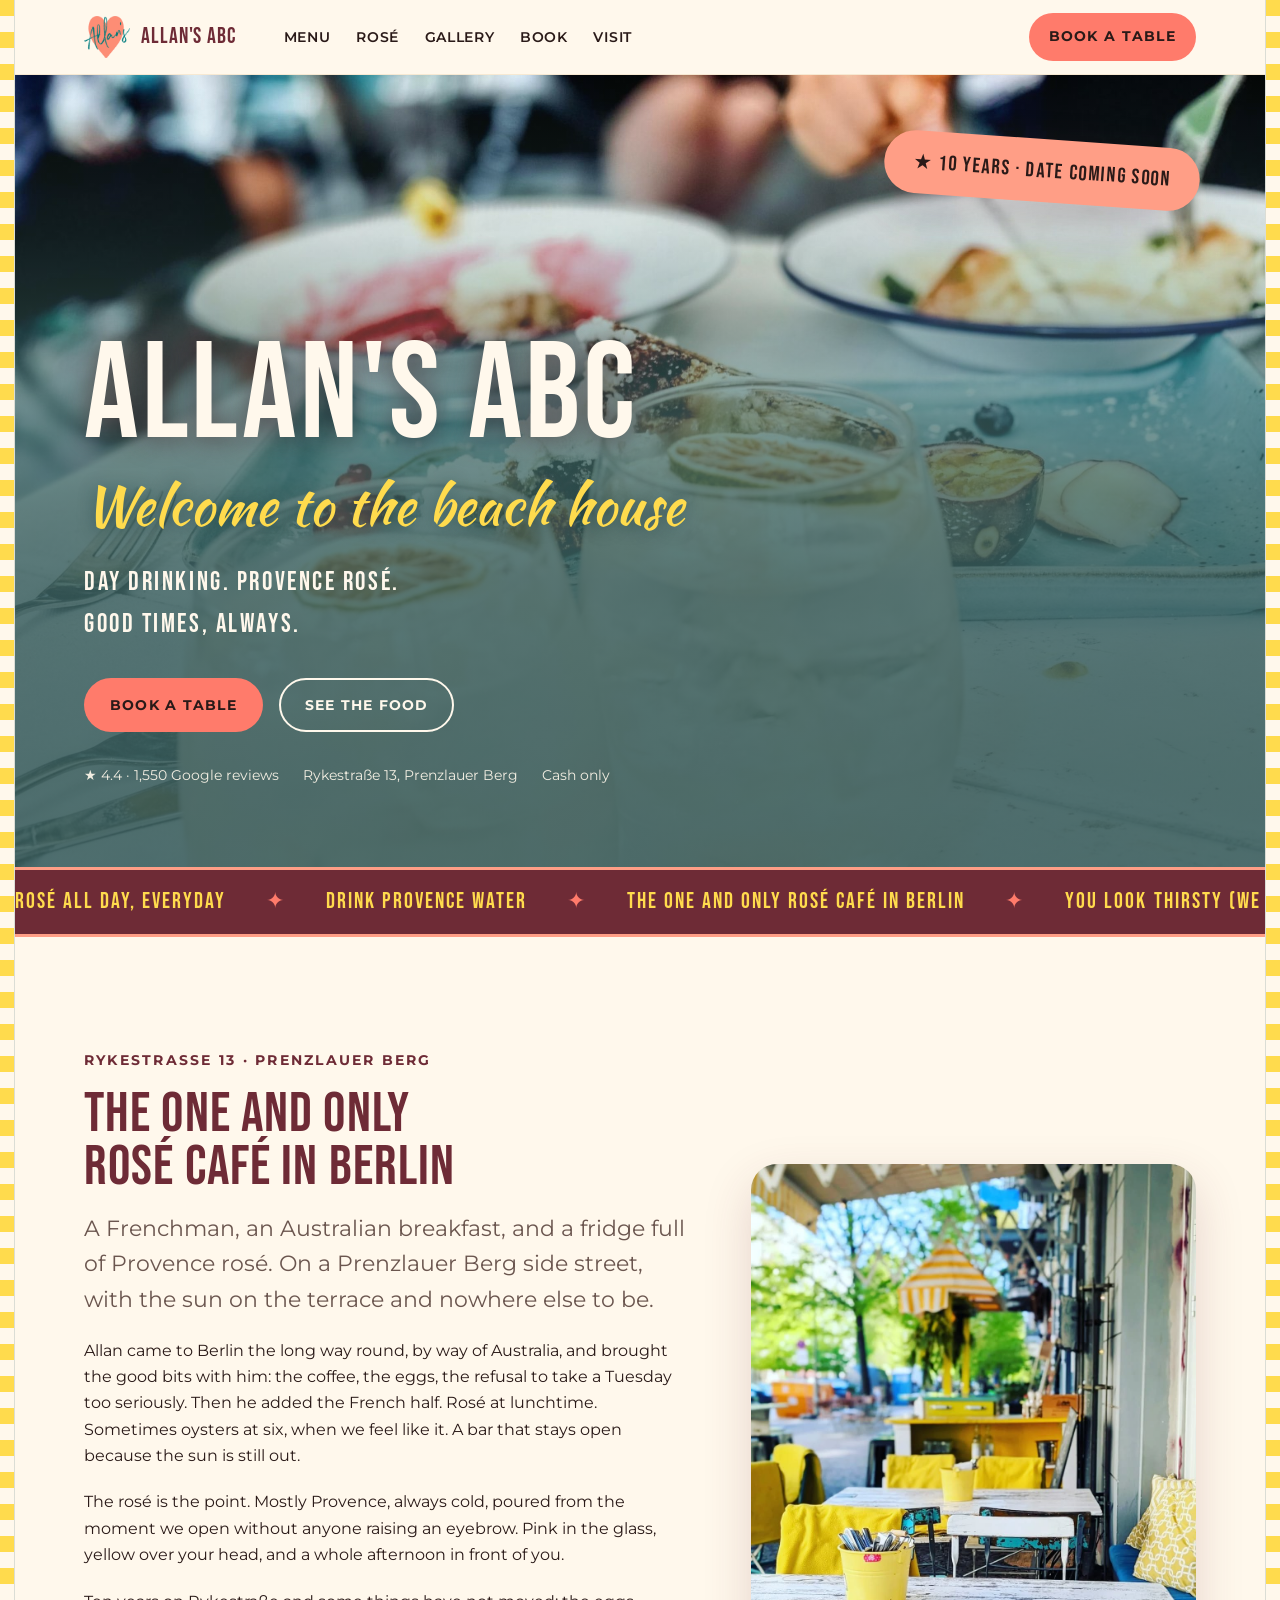
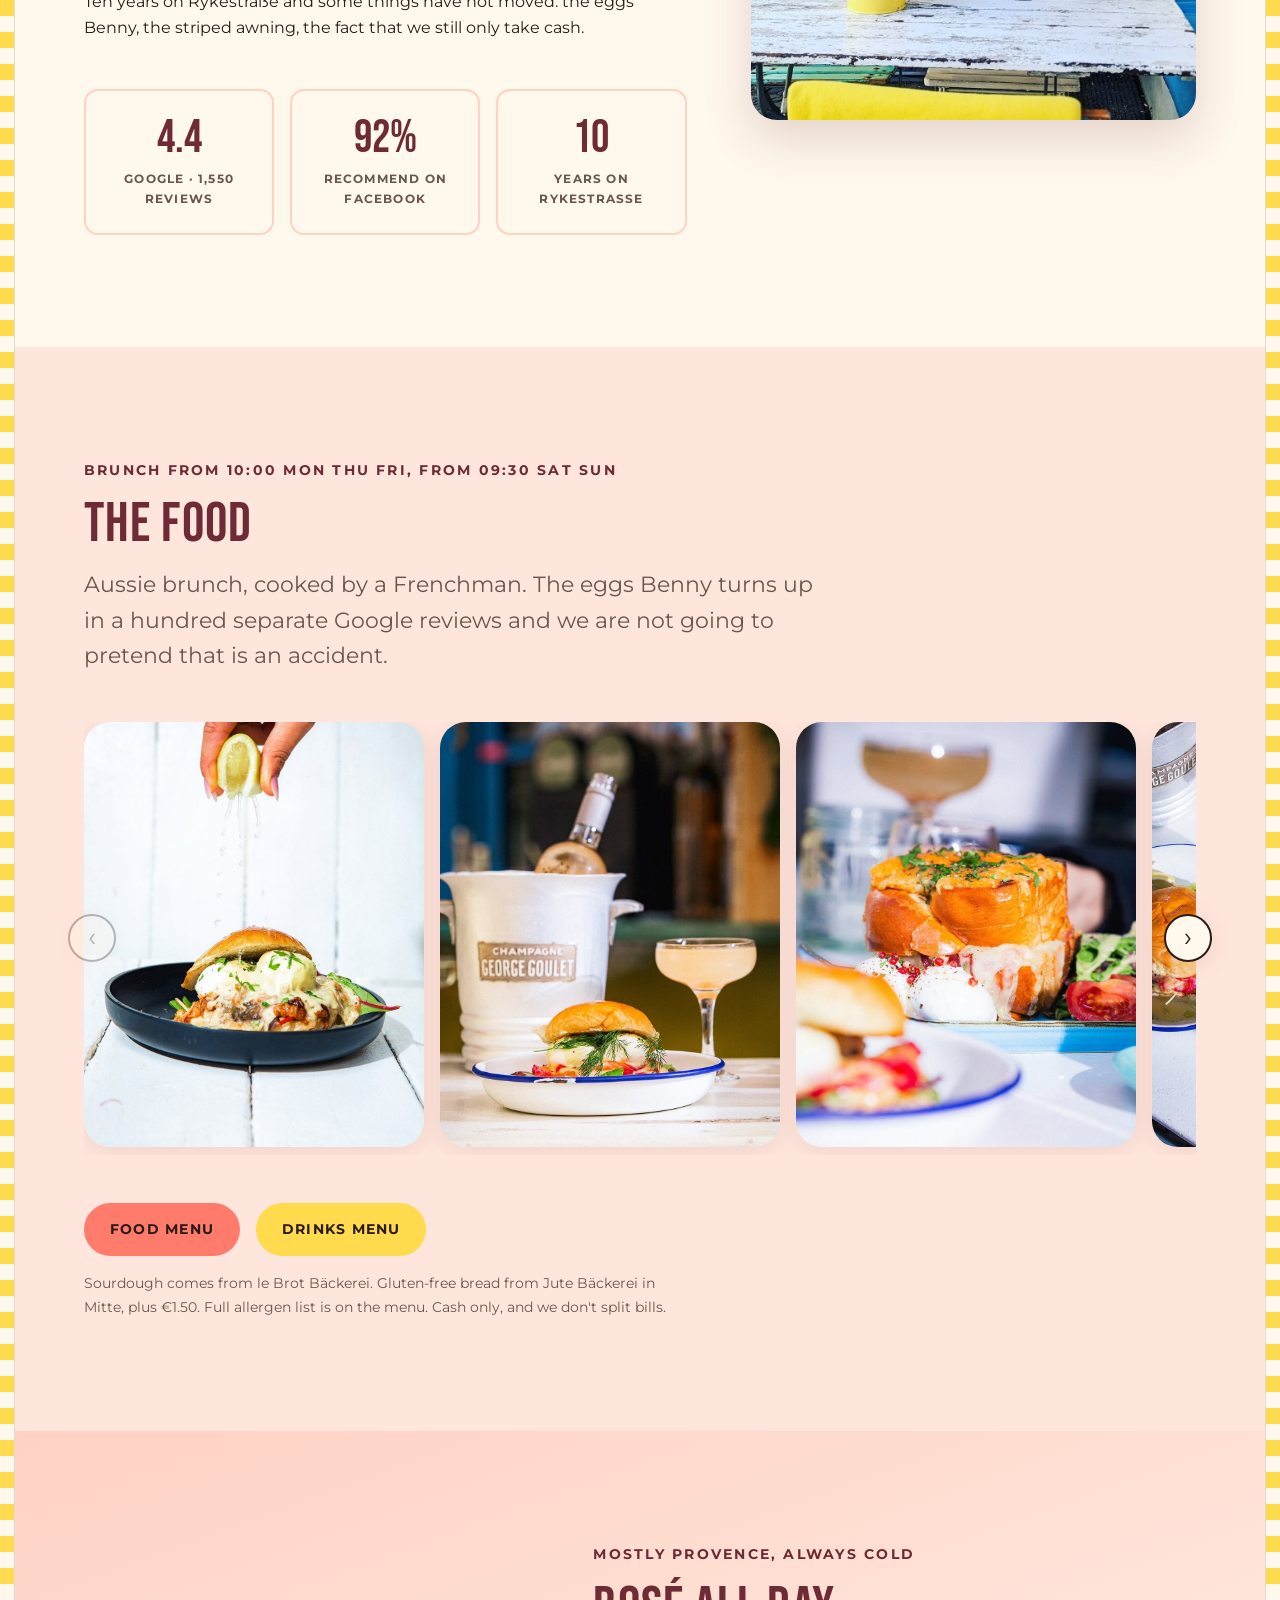
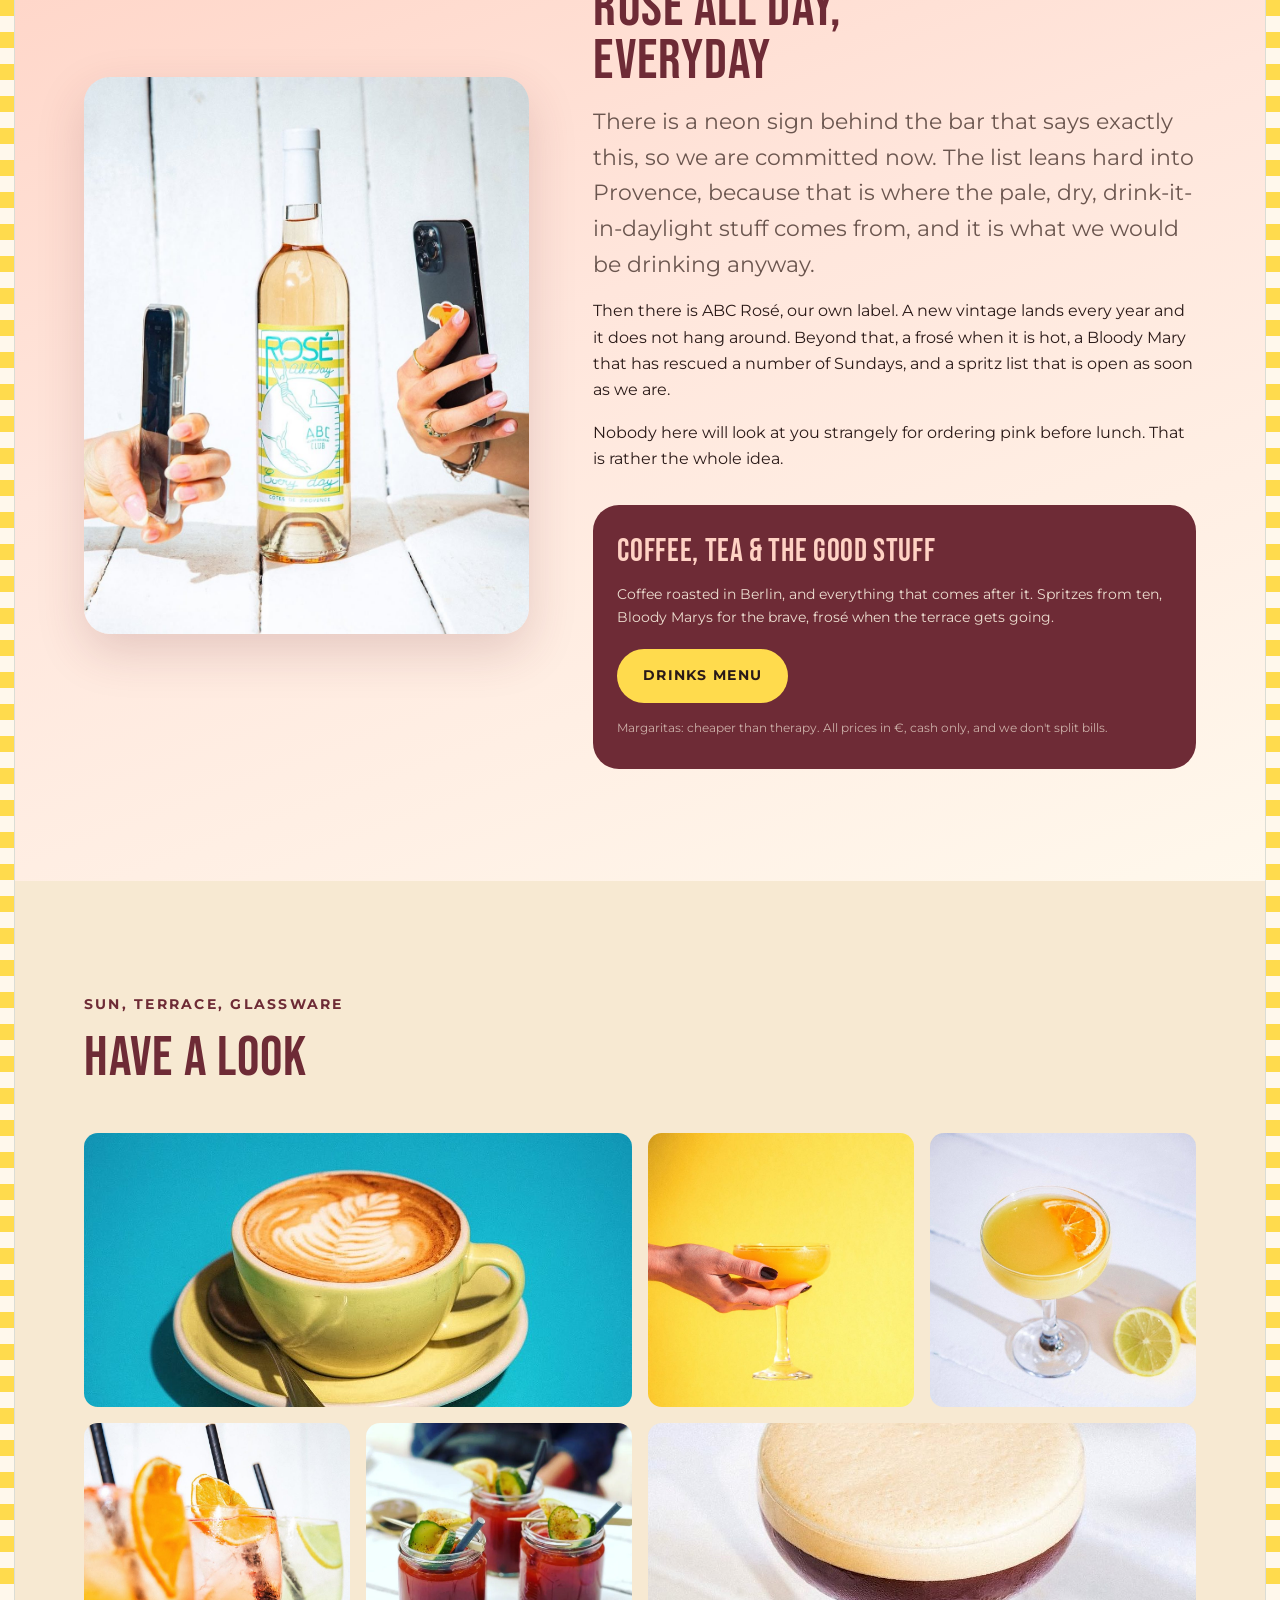
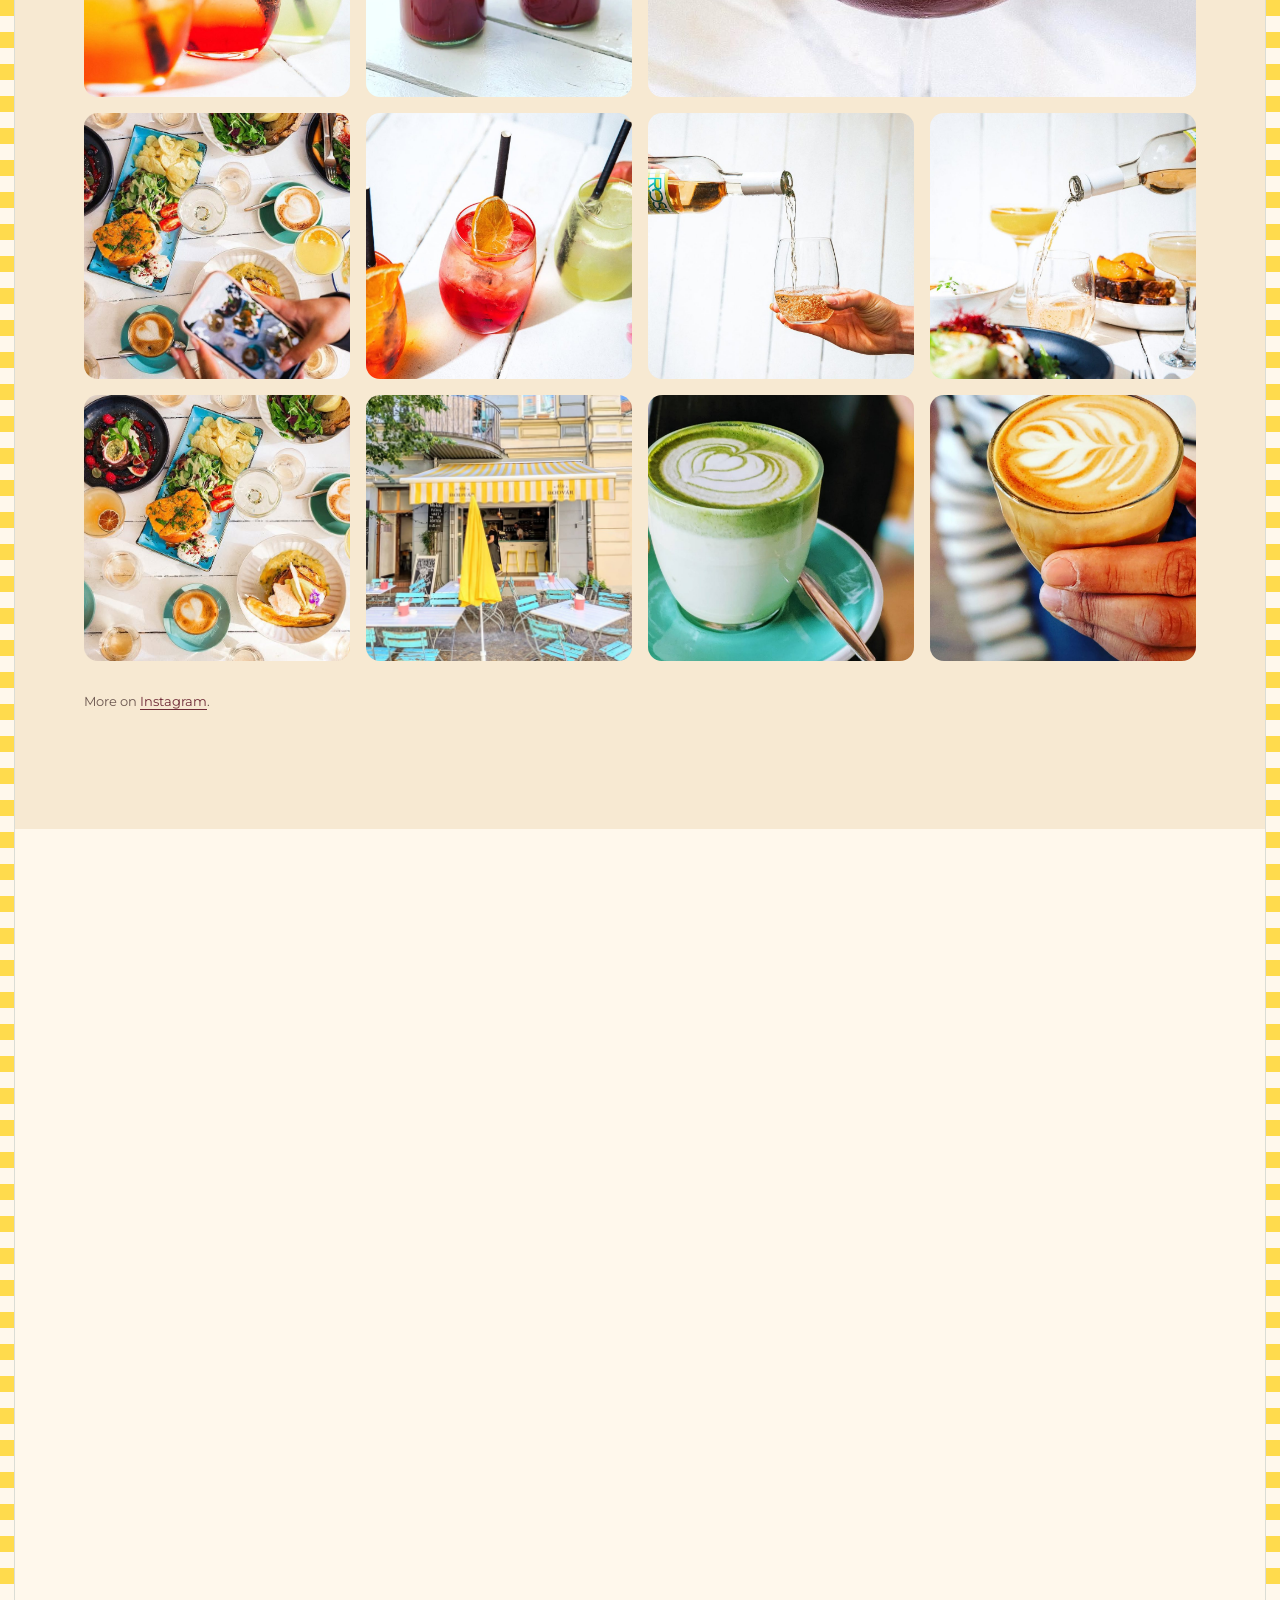
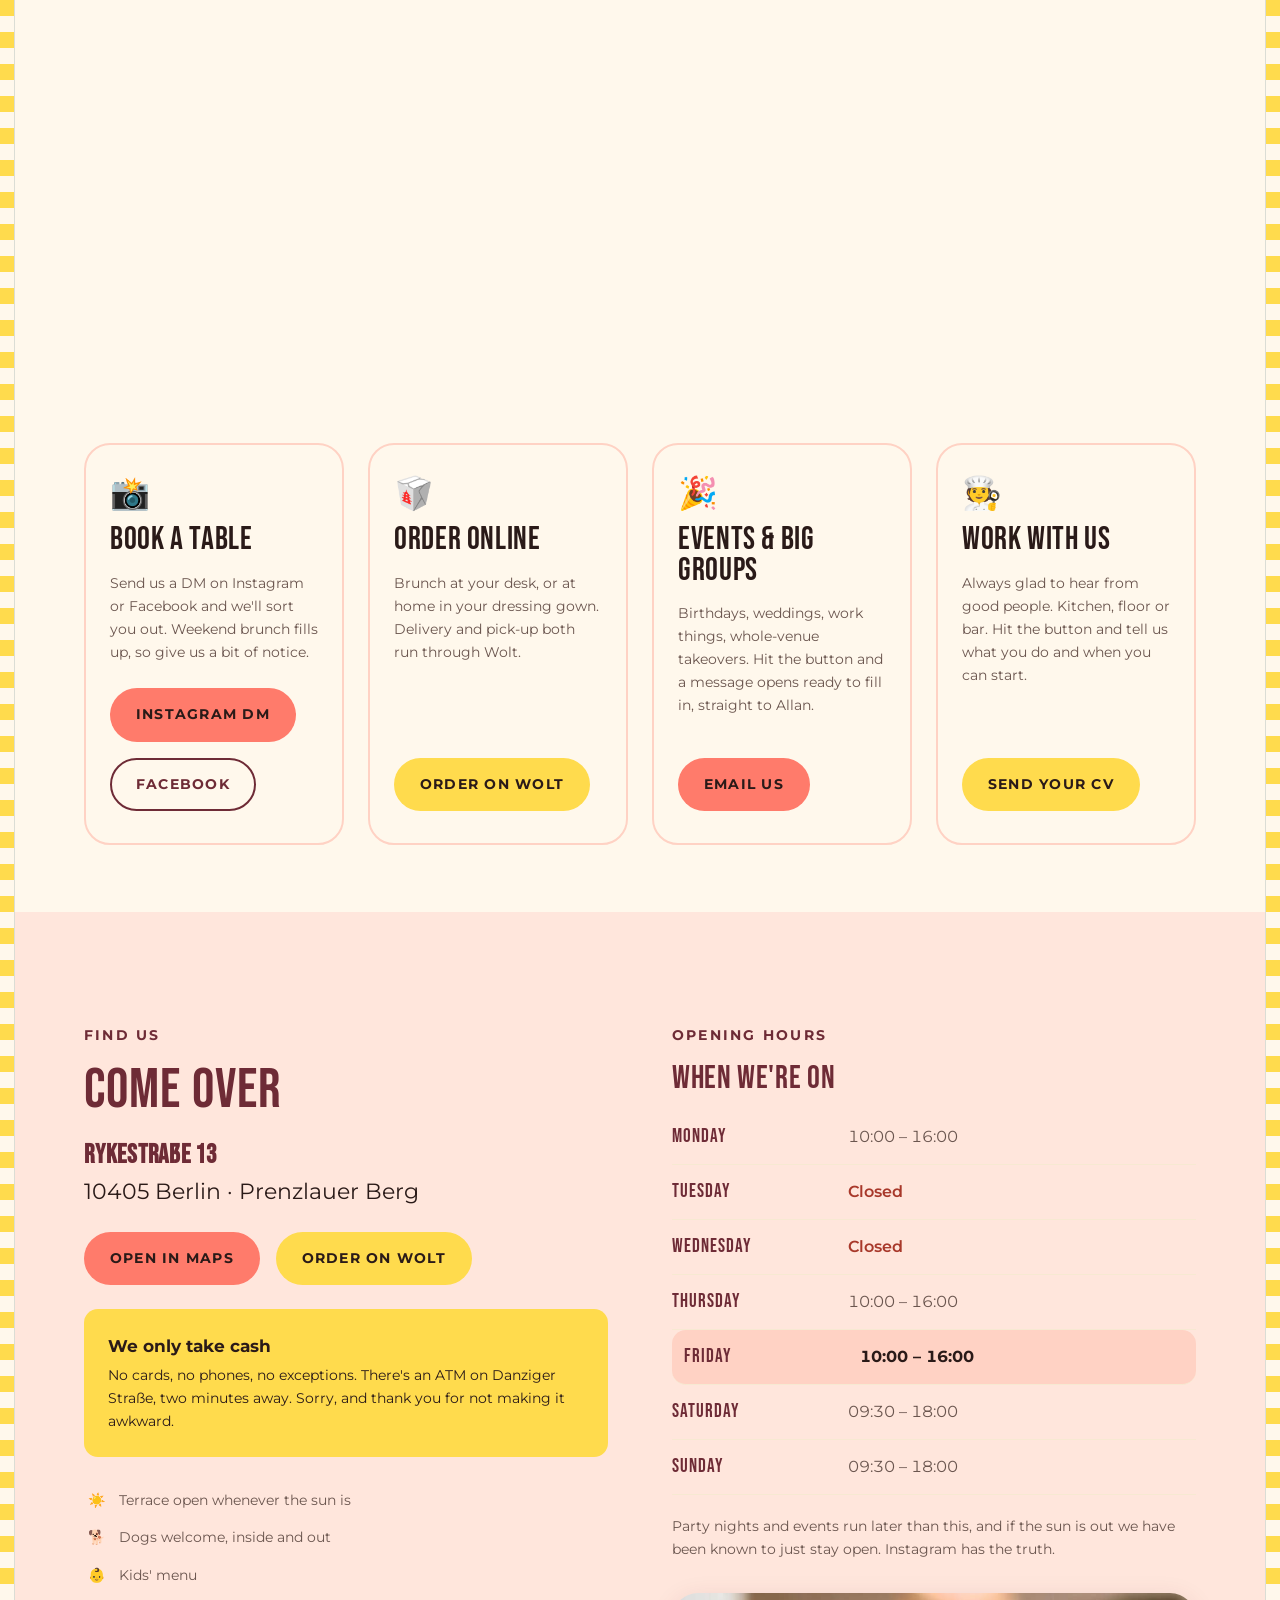
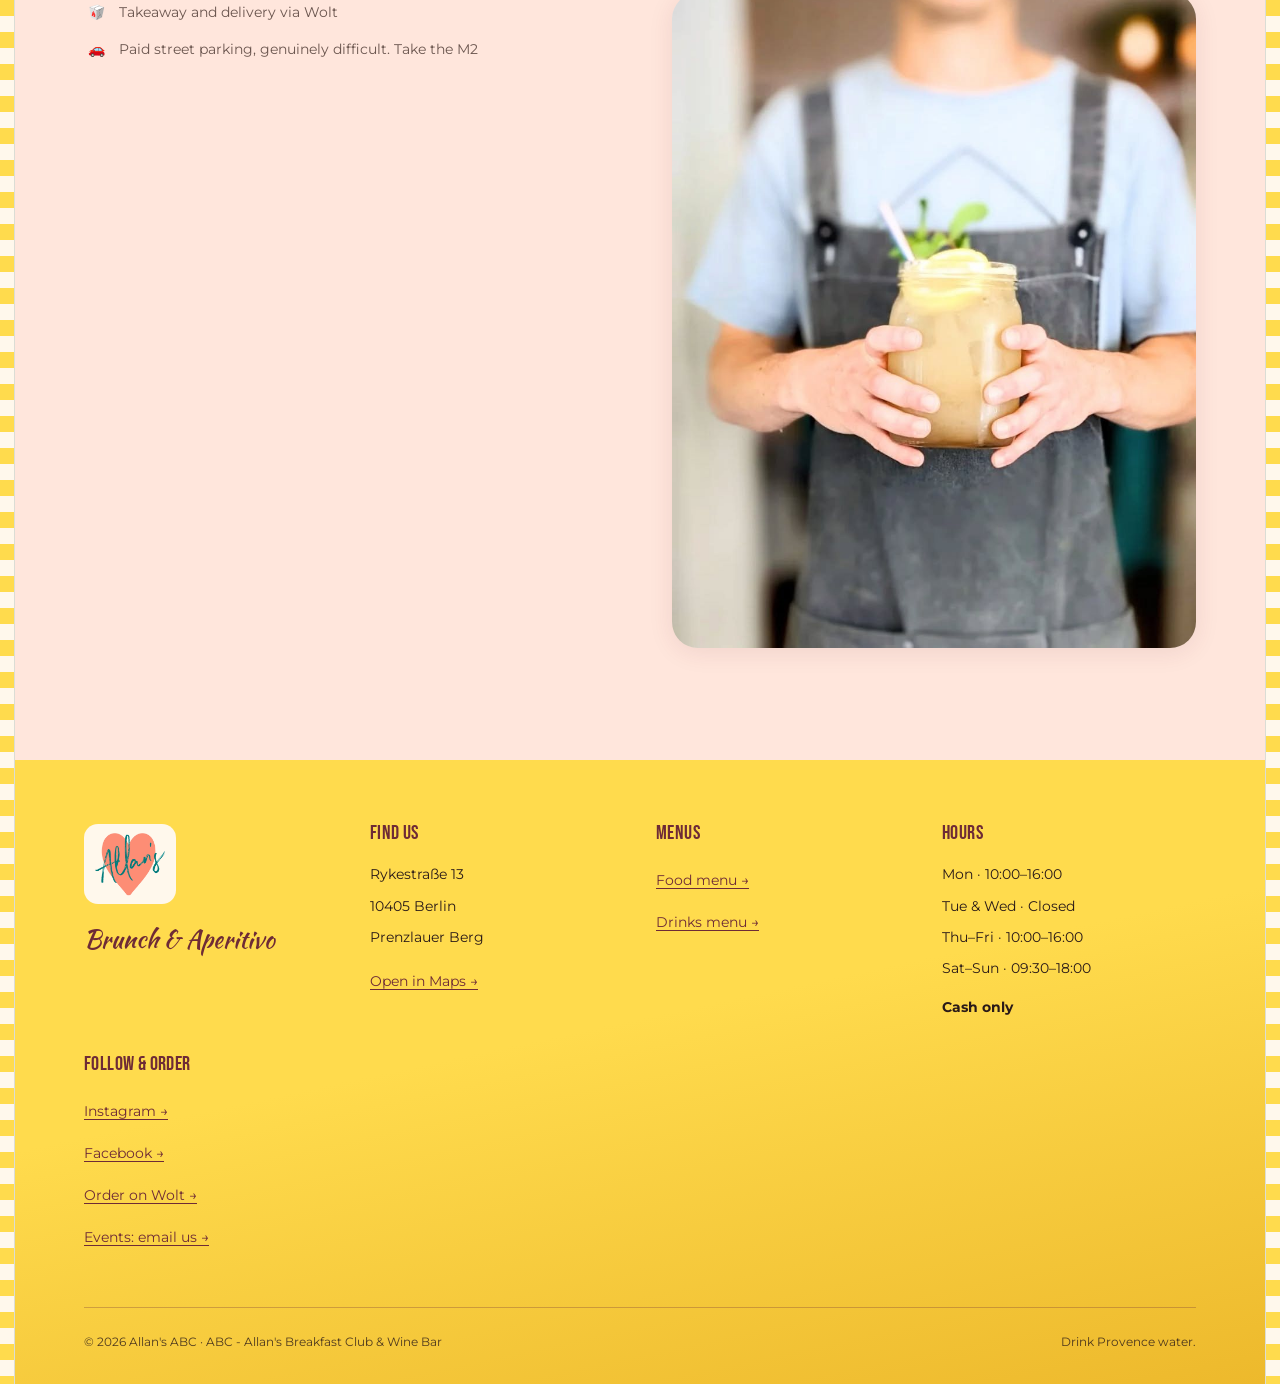
<file: site/index.html>
<!DOCTYPE html>
<html lang="en">
<head>
<meta charset="utf-8">
<meta name="viewport" content="width=device-width, initial-scale=1">
<title>Allan&#39;s ABC · Brunch &amp; Aperitivo, Prenzlauer Berg Berlin</title>
<meta name="description" content="Aussie brunch, French apéro and rosé all day on Rykestraße 13, Prenzlauer Berg. Ten years in Berlin. Bookings via Instagram. Cash only.">
<link rel="canonical" href="https://allansabc.com/">

<meta property="og:type" content="restaurant">
<meta property="og:site_name" content="Allan&#39;s ABC">
<meta property="og:title" content="Allan&#39;s ABC · Brunch &amp; Aperitivo, Berlin">
<meta property="og:description" content="Day drinking. Provence rosé. Good times, always. Rykestraße 13, Prenzlauer Berg.">
<meta property="og:url" content="https://allansabc.com/">
<meta property="og:image" content="https://allansabc.com/assets/img/hero-drinks.jpg">
<meta property="og:locale" content="en_GB">
<meta name="twitter:card" content="summary_large_image">
<meta name="theme-color" content="#8ED7D2">

<link rel="icon" href="assets/logo/favicon.svg" type="image/svg+xml">
<link rel="apple-touch-icon" href="assets/logo/allans-heart-logo.png">

<link rel="preconnect" href="https://fonts.googleapis.com">
<link rel="preconnect" href="https://fonts.gstatic.com" crossorigin>
<link href="https://fonts.googleapis.com/css2?family=Bebas+Neue&family=Kaushan+Script&family=Montserrat:wght@400;600;700&display=swap" rel="stylesheet">

<link rel="stylesheet" href="css/tokens.css">
<link rel="stylesheet" href="css/patterns.css">
<link rel="stylesheet" href="css/main.css">

<!-- Must run before first paint: scroll-reveal styles are scoped to .js so the
     page stays fully readable if JavaScript never arrives. -->
<script>document.documentElement.classList.add('js');</script>

<script type="application/ld+json">
{
  "@context": "https://schema.org",
  "@type": "Restaurant",
  "name": "Allan\u0027s ABC",
  "alternateName": "ABC - Allan\u0027s Breakfast Club \u0026 Wine Bar",
  "description": "Aussie brunch culture crossed with French apéro. Café by day, terrace all summer, in Prenzlauer Berg.",
  "url": "https://allansabc.com/",
  "image": "https://allansabc.com/assets/img/hero-drinks.jpg",
  "servesCuisine": ["Brunch", "Australian", "French", "Mediterranean"],
  "priceRange": "€€",
  "paymentAccepted": "Cash",
  "currenciesAccepted": "EUR",
  "address": {
    "@type": "PostalAddress",
    "streetAddress": "Rykestra\u00dfe 13",
    "addressLocality": "Berlin",
    "postalCode": "10405",
    "addressRegion": "Berlin",
    "addressCountry": "DE"
  },
  "geo": { "@type": "GeoCoordinates", "latitude": 52.5364792, "longitude": 13.4209021 },
  "hasMap": "https://maps.app.goo.gl/R2DY5aFTYUW5iwvm7",
  "acceptsReservations": "https://www.instagram.com/allans_abc/",
  "hasMenu": "https://allansabc.com/assets/menus/allans-abc-food-menu.pdf",
  "potentialAction": {
    "@type": "OrderAction",
    "target": {
      "@type": "EntryPoint",
      "urlTemplate": "https://wolt.com/en/deu/berlin/restaurant/abc-allans-breakfast-club-wine-bar",
      "inLanguage": "en",
      "actionPlatform": ["http://schema.org/DesktopWebPlatform", "http://schema.org/MobileWebPlatform"]
    },
    "deliveryMethod": ["http://purl.org/goodrelations/v1#DeliveryModeOwnFleet", "http://purl.org/goodrelations/v1#DeliveryModePickUp"]
  },
  "sameAs": ["https://www.instagram.com/allans_abc/", "https://www.facebook.com/allansbreakfastclub/"],
  "aggregateRating": {
    "@type": "AggregateRating",
    "ratingValue": "4.4",
    "reviewCount": "1550",
    "bestRating": "5"
  },
  "openingHoursSpecification": [
    { "@type": "OpeningHoursSpecification", "dayOfWeek": "Monday", "opens": "10:00", "closes": "16:00" },
    { "@type": "OpeningHoursSpecification", "dayOfWeek": "Thursday", "opens": "10:00", "closes": "16:00" },
    { "@type": "OpeningHoursSpecification", "dayOfWeek": "Friday", "opens": "10:00", "closes": "16:00" },
    { "@type": "OpeningHoursSpecification", "dayOfWeek": "Saturday", "opens": "09:30", "closes": "18:00" },
    { "@type": "OpeningHoursSpecification", "dayOfWeek": "Sunday", "opens": "09:30", "closes": "18:00" }
  ],
  "amenityFeature": [
    { "@type": "LocationFeatureSpecification", "name": "Outdoor seating", "value": true },
    { "@type": "LocationFeatureSpecification", "name": "Wheelchair accessible", "value": true },
    { "@type": "LocationFeatureSpecification", "name": "Dogs allowed", "value": true }
  ]
}
</script>
</head>

<body>
<a class="skip-link" href="#main">Skip to content</a>


<!-- ============================ HEADER ============================ -->
<header class="header" id="site-header">
  <div class="wrap header__inner">
    <a class="header__logo" href="#top" aria-label="Allan&#39;s ABC, home">
      <img src="assets/logo/allans-heart-logo.png" alt="" width="46" height="41">
      <span class="header__logo-text">Allan&#39;s ABC</span>
    </a>

    <nav class="header__nav" aria-label="Main">
      <ul>
        <li><a href="#brunch">Menu</a></li>
        <li><a href="#rose">Rosé</a></li>
        <li><a href="#gallery">Gallery</a></li>
        <li><a href="#book">Book</a></li>
        <li><a href="#visit">Visit</a></li>
      </ul>
    </nav>

    <button class="nav-toggle" type="button" aria-expanded="false" aria-controls="mobile-nav">
      <span></span>
      <span class="visually-hidden">Menu</span>
    </button>

    <div class="header__cta">
      <a class="btn btn--primary" href="https://www.instagram.com/allans_abc/" target="_blank" rel="noopener">
        <span class="cta-long">Book a table</span><span class="cta-short" aria-hidden="true">Book</span>
      </a>
    </div>
  </div>

  <nav class="mobile-nav" id="mobile-nav" aria-label="Mobile">
    <div class="wrap">
      <ul>
        <li><a href="#brunch">Menu</a></li>
        <li><a href="#rose">Rosé</a></li>
        <li><a href="#gallery">Gallery</a></li>
        <li><a href="#book">Book</a></li>
        <li><a href="#visit">Visit</a></li>
      </ul>
    </div>
  </nav>
</header>

<main id="main">
<span id="top"></span>

<!-- ============================ HERO ============================ -->
<section class="hero">
  <div class="hero__media">
    <img src="assets/img/hero-drinks.jpg" alt="Two iced drinks with dried lime wheels on a white table, brunch plates behind" fetchpriority="high">
  </div>

  <div class="wrap hero__inner">
    <p class="hero__badge">★ 10 years · Date coming soon</p>
    <h1 class="hero__title">Allan&#39;s ABC</h1>
    <p class="hero__script">Welcome to the beach house</p>
    <p class="hero__tagline">Day drinking. Provence rosé.<br>Good times, always.</p>

    <div class="btn-row">
      <a class="btn btn--primary" href="https://www.instagram.com/allans_abc/" target="_blank" rel="noopener">Book a table</a>
      <a class="btn btn--ghost-light" href="menu.html">See the food</a>
    </div>

    <p class="hero__meta">
      <span>★ 4.4 · 1,550 Google reviews</span>
      <span>Rykestraße 13, Prenzlauer Berg</span>
      <span>Cash only</span>
    </p>
  </div>
</section>

<!-- ============================ MARQUEE ============================ -->
<div class="marquee" aria-hidden="true">
  <div class="marquee__track">
    <span>Rosé all day, everyday</span>
    <span><em>✦</em></span>
    <span>Drink Provence water</span>
    <span><em>✦</em></span>
    <span>The one and only rosé café in Berlin</span>
    <span><em>✦</em></span>
    <span>You look thirsty (we can help)</span>
    <span><em>✦</em></span>
    <span>Day drinking since 2015</span>
    <span><em>✦</em></span>
    <span>Rosé all day, everyday</span>
    <span><em>✦</em></span>
    <span>Drink Provence water</span>
    <span><em>✦</em></span>
    <span>The one and only rosé café in Berlin</span>
    <span><em>✦</em></span>
    <span>You look thirsty (we can help)</span>
    <span><em>✦</em></span>
    <span>Day drinking since 2015</span>
    <span><em>✦</em></span>
  </div>
</div>

<!-- ============================ INTRO ============================ -->
<section class="section" id="about">
  <div class="wrap">
    <div class="intro-grid">
      <div class="intro__body reveal">
        <p class="kicker">Rykestraße 13 · Prenzlauer Berg</p>
        <h2>The one and only<br>rosé café in Berlin</h2>
        <p class="lead" style="margin-top:1rem">A Frenchman, an Australian breakfast, and a fridge full of Provence rosé. On a Prenzlauer Berg side street, with the sun on the terrace and nowhere else to be.</p>
        <p style="margin-top:1.25rem">Allan came to Berlin the long way round, by way of Australia, and brought the good bits with him: the coffee, the eggs, the refusal to take a Tuesday too seriously. Then he added the French half. Rosé at lunchtime. Sometimes oysters at six, when we feel like it. A bar that stays open because the sun is still out.</p>
        <p style="margin-top:1.25rem">The rosé is the point. Mostly Provence, always cold, poured from the moment we open without anyone raising an eyebrow. Pink in the glass, yellow over your head, and a whole afternoon in front of you.</p>
        <p style="margin-top:1.25rem">Ten years on Rykestraße and some things have not moved: the eggs Benny, the striped awning, the fact that we still only take cash.</p>

        <ul class="stats">
          <li class="stat"><span class="stat__num">4.4</span><span class="stat__label">Google · 1,550 reviews</span></li>
          <li class="stat"><span class="stat__num">92%</span><span class="stat__label">Recommend on Facebook</span></li>
          <li class="stat"><span class="stat__num">10</span><span class="stat__label">Years on Rykestraße</span></li>
        </ul>
      </div>

      <figure class="intro__figure reveal">
        <img src="assets/img/exterior-awning.jpg" alt="Yellow chairs and tables set up on the terrace under the trees" loading="lazy">
      </figure>
    </div>
  </div>
</section>

<!-- ============================ MENU ============================ -->
<section class="section section--soft" id="brunch">
  <div class="wrap">
    <div class="section-head reveal">
      <p class="kicker">Brunch from 10:00 Mon Thu Fri, from 09:30 Sat Sun</p>
      <h2>The food</h2>
      <p class="lead">Aussie brunch, cooked by a Frenchman. The eggs Benny turns up in a hundred separate Google reviews and we are not going to pretend that is an accident.</p>
    </div>

    <div class="carousel" data-carousel>
      <button class="carousel__btn carousel__btn--prev" type="button" data-carousel-prev aria-label="Previous photos">
        <span aria-hidden="true">&#8249;</span>
      </button>

      <ul class="carousel__track" data-carousel-track tabindex="0" role="region" aria-label="Food photos, scrollable">
        <li class="carousel__item">
          <img src="assets/img/dish-eggs-benny.jpg" alt="Eggs Benedict with hollandaise and herbs on a dark plate" loading="lazy">
        </li>
        <li class="carousel__item">
          <img src="assets/img/dish-benny-rose.jpg" alt="Eggs Benedict with dill beside a chilled bottle of rosé in an ice bucket" loading="lazy">
        </li>
        <li class="carousel__item">
          <img src="assets/img/dish-french-toast.jpg" alt="A tall stack of caramelised brioche French toast" loading="lazy">
        </li>
        <li class="carousel__item">
          <img src="assets/img/dish-benny-salmon.jpg" alt="Open salmon sandwiches and a burger with salad and crisps on a blue plate" loading="lazy">
        </li>
        <li class="carousel__item">
          <img src="assets/img/dish-open-toast.jpg" alt="Open toast topped with poached eggs, chilli threads and leaves" loading="lazy">
        </li>
        <li class="carousel__item">
          <img src="assets/img/dish-bowl.jpg" alt="Yoghurt bowl with peach, berries, granola and mint" loading="lazy">
        </li>
        <li class="carousel__item">
          <img src="assets/img/dish-sweet.jpg" alt="Chocolate fondant with berry coulis, figs and passionfruit" loading="lazy">
        </li>
      </ul>

      <button class="carousel__btn carousel__btn--next" type="button" data-carousel-next aria-label="More photos">
        <span aria-hidden="true">&#8250;</span>
      </button>
    </div>

    <div class="menu-cta">
      <a class="btn btn--primary" href="menu.html#food">Food menu</a>
      <a class="btn btn--secondary" href="menu.html#drinks">Drinks menu</a>
    </div>
    <p class="menu-note">Sourdough comes from le Brot Bäckerei. Gluten-free bread from Jute Bäckerei in Mitte, plus €1.50. Full allergen list is on the menu. Cash only, and we don&#39;t split bills.</p>
  </div>
</section>

<!-- ============================ ROSÉ ============================ -->
<section class="section rose" id="rose">
  <div class="wrap">
    <div class="rose-grid">
      <figure class="reveal">
        <img src="assets/img/rose-bottle.jpg" alt="A bottle of ABC Rosé being photographed on a white wooden table" loading="lazy">
      </figure>

      <div class="reveal">
        <p class="kicker">Mostly Provence, always cold</p>
        <h2>Rosé all day,<br>everyday</h2>
        <p class="lead" style="margin-top:1rem">There is a neon sign behind the bar that says exactly this, so we are committed now. The list leans hard into Provence, because that is where the pale, dry, drink-it-in-daylight stuff comes from, and it is what we would be drinking anyway.</p>
        <p style="margin-top:1rem">Then there is ABC Rosé, our own label. A new vintage lands every year and it does not hang around. Beyond that, a frosé when it is hot, a Bloody Mary that has rescued a number of Sundays, and a spritz list that is open as soon as we are.</p>
        <p style="margin-top:1rem">Nobody here will look at you strangely for ordering pink before lunch. That is rather the whole idea.</p>

        <div class="price-board">
          <h3>Coffee, tea &amp; the good stuff</h3>
          <p class="price-board__intro">Coffee roasted in Berlin, and everything that comes after it. Spritzes from ten, Bloody Marys for the brave, frosé when the terrace gets going.</p>
          <div class="btn-row" style="margin-top:1.25rem">
            <a class="btn btn--secondary" href="menu.html#drinks">Drinks menu</a>
          </div>
          <p class="price-board__note">Margaritas: cheaper than therapy. All prices in €, cash only, and we don&#39;t split bills.</p>
        </div>
      </div>
    </div>
  </div>
</section>

<!-- ============================ GALLERY ============================ -->
<section class="section section--sand" id="gallery">
  <div class="wrap">
    <div class="section-head reveal">
      <p class="kicker">Sun, terrace, glassware</p>
      <h2>Have a look</h2>
    </div>

    <div class="gallery reveal">
      <figure><img src="assets/img/g-cappuccino.jpg" alt="Cappuccino with leaf latte art in a yellow cup on a turquoise background" loading="lazy"></figure>
      <figure><img src="assets/img/g-mimosa.jpg" alt="A hand holding a mimosa coupe against a bright yellow background" loading="lazy"></figure>
      <figure><img src="assets/img/g-mimosa-coupe.jpg" alt="A mimosa in a coupe glass with a dried orange slice and fresh lemons" loading="lazy"></figure>
      <figure><img src="assets/img/g-spritz.jpg" alt="Two orange spritzes with citrus slices on a white table" loading="lazy"></figure>
      <figure><img src="assets/img/g-bloody-mary.jpg" alt="Two Bloody Marys in jars with cucumber and lemon" loading="lazy"></figure>
      <figure><img src="assets/img/g-espresso-martini.jpg" alt="An espresso martini with three coffee beans on top" loading="lazy"></figure>
      <figure><img src="assets/img/g-brunch-spread.jpg" alt="A full brunch table of plates, coffees and glasses seen from above" loading="lazy"></figure>
      <figure><img src="assets/img/g-spritz-trio.jpg" alt="Aperol, Campari and limoncello spritzes lined up in the sun" loading="lazy"></figure>
      <figure><img src="assets/img/g-rose-pour.jpg" alt="Rosé being poured into a glass held up to the light" loading="lazy"></figure>
      <figure><img src="assets/img/g-pouring.jpg" alt="A glass being topped up beside plates of brunch" loading="lazy"></figure>
      <figure><img src="assets/img/g-table.jpg" alt="Brunch plates, coffees and glasses spread across a white wooden table" loading="lazy"></figure>
      <figure><img src="assets/img/g-terrace-chairs.jpg" alt="The striped awning over turquoise terrace chairs and white tables on the street" loading="lazy"></figure>
      <figure><img src="assets/img/g-matcha.jpg" alt="A matcha latte with leaf art in a glass on a turquoise saucer" loading="lazy"></figure>
      <figure><img src="assets/img/g-cappuccino-hand.jpg" alt="A hand holding a cappuccino with fern latte art" loading="lazy"></figure>
    </div>

    <p class="gallery-note" style="margin-top:1.5rem;font-size:0.8rem;color:var(--text-muted)">
      More on <a href="https://www.instagram.com/allans_abc/" target="_blank" rel="noopener">Instagram</a>.
    </p>
  </div>
</section>

<!-- ============================ EVENT ============================ -->
<section class="section" id="event">
  <div class="wrap">
    <article class="event reveal">
      <div class="event__media">
        <img src="assets/img/team-cheers.jpg" alt="Two of the team laughing together behind the bar with drinks in hand" loading="lazy">
      </div>
      <div class="event__body">
        <p class="event__date">Date coming soon</p>
        <h2>Ten years of Allan&#39;s</h2>
        <p>A decade on Rykestraße. Food, a great deal of rosé, records, and everyone who has kept the place going since 2015. We are still settling on the day, so consider this fair warning.</p>
        <p style="font-family:var(--font-script);font-size:1.5rem;color:var(--abc-coral)">We&#39;ll shout as soon as it&#39;s set.</p>
        <div class="btn-row">
          <a class="btn btn--secondary" href="https://www.instagram.com/allans_abc/" target="_blank" rel="noopener">Follow for the date</a>
        </div>
      </div>
    </article>
  </div>
</section>

<!-- ============================ BOOK / ORDER / EVENTS ============================ -->
<section class="section section--tight" id="book">
  <div class="wrap">
    <div class="section-head reveal">
      <p class="kicker">Tables, takeaway, takeovers</p>
      <h2>Get in touch</h2>
      <p class="lead">No online booking forms. A message reaches an actual person, which is how we like it.</p>
    </div>

    <ul class="actions">
      <li class="action reveal">
        <span class="action__icon" aria-hidden="true">📸</span>
        <h3>Book a table</h3>
        <p>Send us a DM on Instagram or Facebook and we&#39;ll sort you out. Weekend brunch fills up, so give us a bit of notice.</p>
        <div class="btn-row">
          <a class="btn btn--primary" href="https://www.instagram.com/allans_abc/" target="_blank" rel="noopener">Instagram DM</a>
          <a class="btn btn--ghost" href="https://www.facebook.com/allansbreakfastclub/" target="_blank" rel="noopener">Facebook</a>
        </div>
      </li>
      <li class="action reveal">
        <span class="action__icon" aria-hidden="true">🥡</span>
        <h3>Order online</h3>
        <p>Brunch at your desk, or at home in your dressing gown. Delivery and pick-up both run through Wolt.</p>
        <div class="btn-row">
          <a class="btn btn--secondary" href="https://wolt.com/en/deu/berlin/restaurant/abc-allans-breakfast-club-wine-bar" target="_blank" rel="noopener">Order on Wolt</a>
        </div>
      </li>
      <li class="action reveal">
        <span class="action__icon" aria-hidden="true">🎉</span>
        <h3>Events &amp; big groups</h3>
        <p>Birthdays, weddings, work things, whole-venue takeovers. Hit the button and a message opens ready to fill in, straight to Allan.</p>
        <div class="btn-row">
          <a class="btn btn--primary" href="https://www.instagram.com/allans_abc/" target="_blank" rel="noopener"
             data-email-a="t92YuUmdpxGQu9" data-email-b="mYyV3bi5WYsxWY"
             data-email-subject="Event%20enquiry%20at%20Allan%27s%20ABC" data-email-body="Hi%20Allan%2C%0A%0AI%27d%20like%20to%20ask%20about%20an%20event%20at%20Allan%27s%20ABC.%0A%0ADate%3A%0ANumber%20of%20guests%3A%0AWhat%20we%27re%20celebrating%3A%0A%0AThanks%21%0A">Email us</a>
        </div>
      </li>
      <li class="action reveal">
        <span class="action__icon" aria-hidden="true">🧑‍🍳</span>
        <h3>Work with us</h3>
        <p>Always glad to hear from good people. Kitchen, floor or bar. Hit the button and tell us what you do and when you can start.</p>
        <div class="btn-row">
          <a class="btn btn--secondary" href="https://www.instagram.com/allans_abc/" target="_blank" rel="noopener"
             data-email-a="t92YuUmdpxGQu9" data-email-b="mYyV3bi5WYsxWY"
             data-email-subject="Job%20application%20at%20Allan%27s%20ABC" data-email-body="Hi%20Allan%2C%0A%0AI%27d%20like%20to%20apply%20for%20a%20job%20at%20Allan%27s%20ABC.%0A%0ARole%20I%27m%20after%3A%0AExperience%3A%0AWhen%20I%20can%20start%3A%0A%0AThanks%21%0A">Send your CV</a>
        </div>
      </li>
    </ul>
  </div>
</section>

<!-- ============================ VISIT ============================ -->
<section class="section section--soft" id="visit">
  <div class="wrap">
    <div class="visit-grid">
      <div class="reveal">
        <p class="kicker">Find us</p>
        <h2>Come over</h2>

        <address class="address" style="margin-top:1.25rem">
          <strong>Rykestraße 13</strong>
          10405 Berlin · Prenzlauer Berg
        </address>

        <div class="btn-row" style="margin-top:1.5rem">
          <a class="btn btn--primary" href="https://maps.app.goo.gl/R2DY5aFTYUW5iwvm7" target="_blank" rel="noopener">Open in Maps</a>
          <a class="btn btn--secondary" href="https://wolt.com/en/deu/berlin/restaurant/abc-allans-breakfast-club-wine-bar" target="_blank" rel="noopener">Order on Wolt</a>
        </div>

        <div class="notice">
          <div>
            <strong>We only take cash</strong>
            <p>No cards, no phones, no exceptions. There&#39;s an ATM on Danziger Straße, two minutes away. Sorry, and thank you for not making it awkward.</p>
          </div>
        </div>

        <ul class="info-list">
          <li><span aria-hidden="true">☀️</span><span>Terrace open whenever the sun is</span></li>
          <li><span aria-hidden="true">🐕</span><span>Dogs welcome, inside and out</span></li>
          <li><span aria-hidden="true">👶</span><span>Kids&#39; menu</span></li>
          <li><span aria-hidden="true">🥡</span><span>Takeaway and delivery via Wolt</span></li>
          <li><span aria-hidden="true">🚗</span><span>Paid street parking, genuinely difficult. Take the M2</span></li>
        </ul>
      </div>

      <div class="reveal">
        <p class="kicker">Opening hours</p>
        <h3 style="margin-bottom:.5rem">When we're on</h3>

        <div class="hours" id="hours">
          <div class="hours__row" data-day="1"><span class="hours__day">Monday</span><span class="hours__time">10:00 – 16:00</span></div>
          <div class="hours__row is-closed" data-day="2"><span class="hours__day">Tuesday</span><span class="hours__time">Closed</span></div>
          <div class="hours__row is-closed" data-day="3"><span class="hours__day">Wednesday</span><span class="hours__time">Closed</span></div>
          <div class="hours__row" data-day="4"><span class="hours__day">Thursday</span><span class="hours__time">10:00 – 16:00</span></div>
          <div class="hours__row" data-day="5"><span class="hours__day">Friday</span><span class="hours__time">10:00 – 16:00</span></div>
          <div class="hours__row" data-day="6"><span class="hours__day">Saturday</span><span class="hours__time">09:30 – 18:00</span></div>
          <div class="hours__row" data-day="0"><span class="hours__day">Sunday</span><span class="hours__time">09:30 – 18:00</span></div>
        </div>

        <p style="margin-top:1.25rem;font-size:0.875rem;color:var(--text-muted)">Party nights and events run later than this, and if the sun is out we have been known to just stay open. Instagram has the truth.</p>

        <figure style="margin-top:2rem;border-radius:var(--radius-lg);overflow:hidden;box-shadow:var(--shadow)">
          <img src="assets/img/visit-server.jpg" alt="A member of the team in an apron carrying a tall iced drink to a table" loading="lazy">
        </figure>
      </div>
    </div>
  </div>
</section>
</main>

<!-- ============================ FOOTER ============================ -->
<footer class="footer">
  <div class="wrap">
    <div class="footer__grid">
      <div class="footer__logo">
        <img src="assets/logo/allans-heart-logo.png" alt="Allan&#39;s ABC" width="92" height="82" loading="lazy">
        <p class="footer__tagline">Brunch &amp; Aperitivo</p>
      </div>

      <div>
        <h3>Find us</h3>
        <ul>
          <li>Rykestraße 13</li>
          <li>10405 Berlin</li>
          <li>Prenzlauer Berg</li>
          <li style="margin-top:.5rem"><a href="https://maps.app.goo.gl/R2DY5aFTYUW5iwvm7" target="_blank" rel="noopener">Open in Maps →</a></li>
        </ul>
      </div>

      <div>
        <h3>Menus</h3>
        <ul>
          <li><a href="menu.html#food">Food menu →</a></li>
          <li><a href="menu.html#drinks">Drinks menu →</a></li>
        </ul>
      </div>

      <div>
        <h3>Hours</h3>
        <ul>
          <li>Mon · 10:00–16:00</li>
          <li>Tue &amp; Wed · Closed</li>
          <li>Thu–Fri · 10:00–16:00</li>
          <li>Sat–Sun · 09:30–18:00</li>
          <li style="margin-top:.5rem"><strong>Cash only</strong></li>
        </ul>
      </div>

      <div>
        <h3>Follow &amp; order</h3>
        <ul>
          <li><a href="https://www.instagram.com/allans_abc/" target="_blank" rel="noopener">Instagram →</a></li>
          <li><a href="https://www.facebook.com/allansbreakfastclub/" target="_blank" rel="noopener">Facebook →</a></li>
          <li><a href="https://wolt.com/en/deu/berlin/restaurant/abc-allans-breakfast-club-wine-bar" target="_blank" rel="noopener">Order on Wolt →</a></li>
          <li><a href="https://www.instagram.com/allans_abc/" target="_blank" rel="noopener"
                 data-email-a="t92YuUmdpxGQu9" data-email-b="mYyV3bi5WYsxWY"
                 data-email-subject="Event%20enquiry%20at%20Allan%27s%20ABC" data-email-body="Hi%20Allan%2C%0A%0AI%27d%20like%20to%20ask%20about%20an%20event%20at%20Allan%27s%20ABC.%0A%0ADate%3A%0ANumber%20of%20guests%3A%0AWhat%20we%27re%20celebrating%3A%0A%0AThanks%21%0A">Events: email us →</a></li>
        </ul>
      </div>
    </div>

    <div class="footer__bottom">
      <p>© <span id="year">2026</span> Allan&#39;s ABC · ABC - Allan&#39;s Breakfast Club &amp; Wine Bar</p>
      <p>Drink Provence water.</p>
    </div>
  </div>
</footer>

<script src="js/main.js" defer></script>
</body>
</html>
</file>
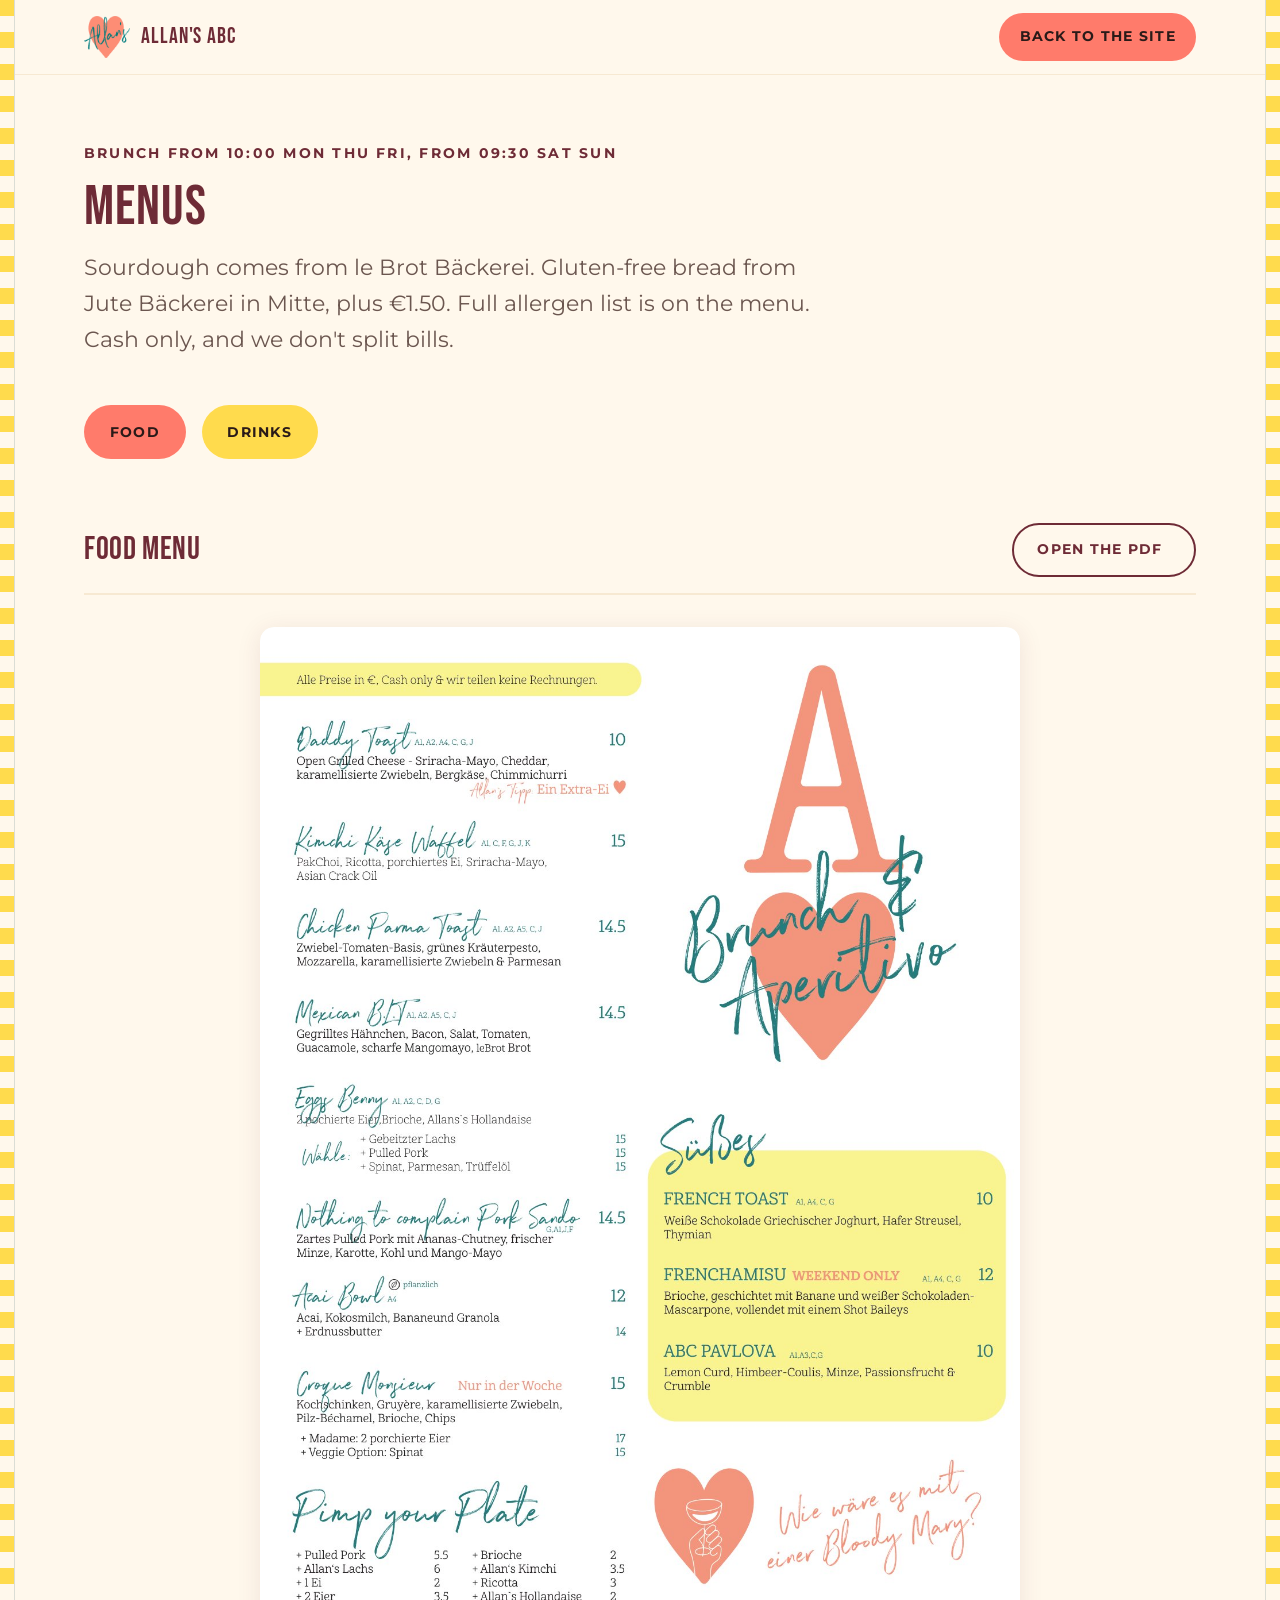
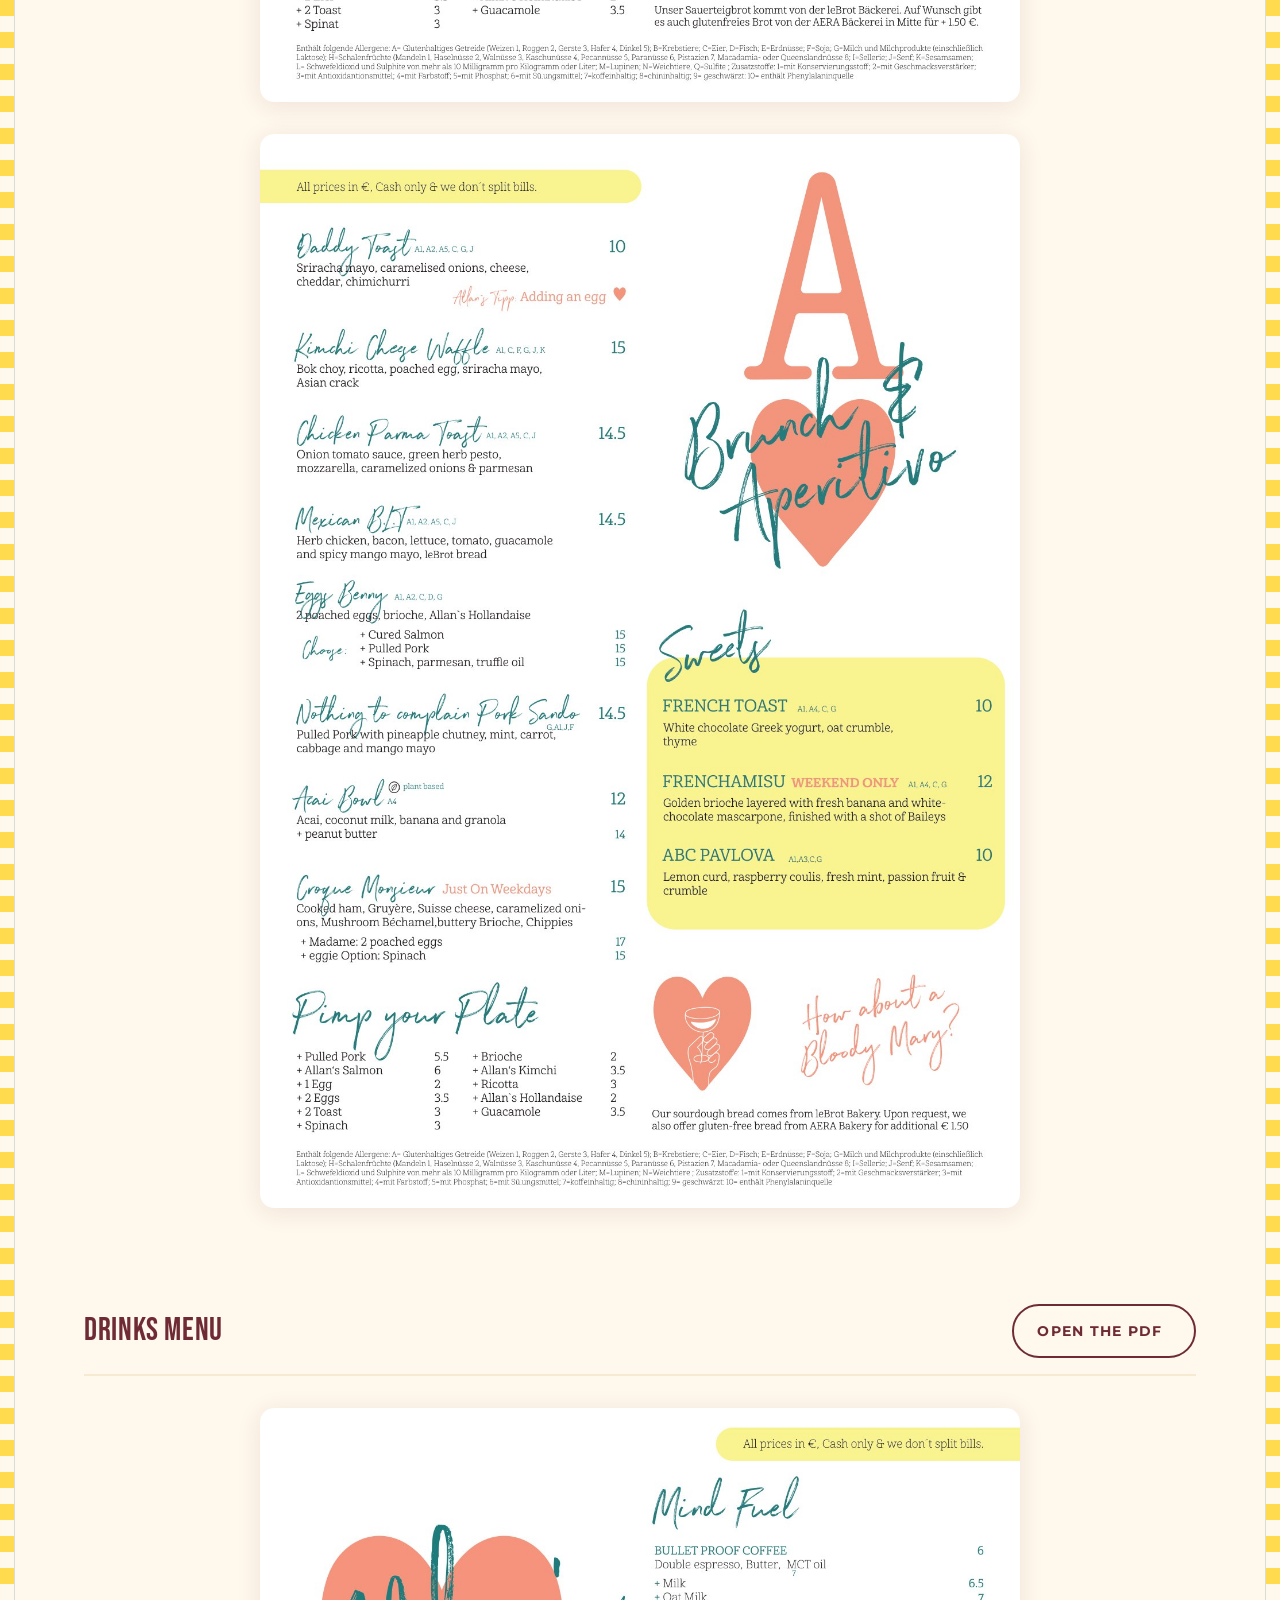
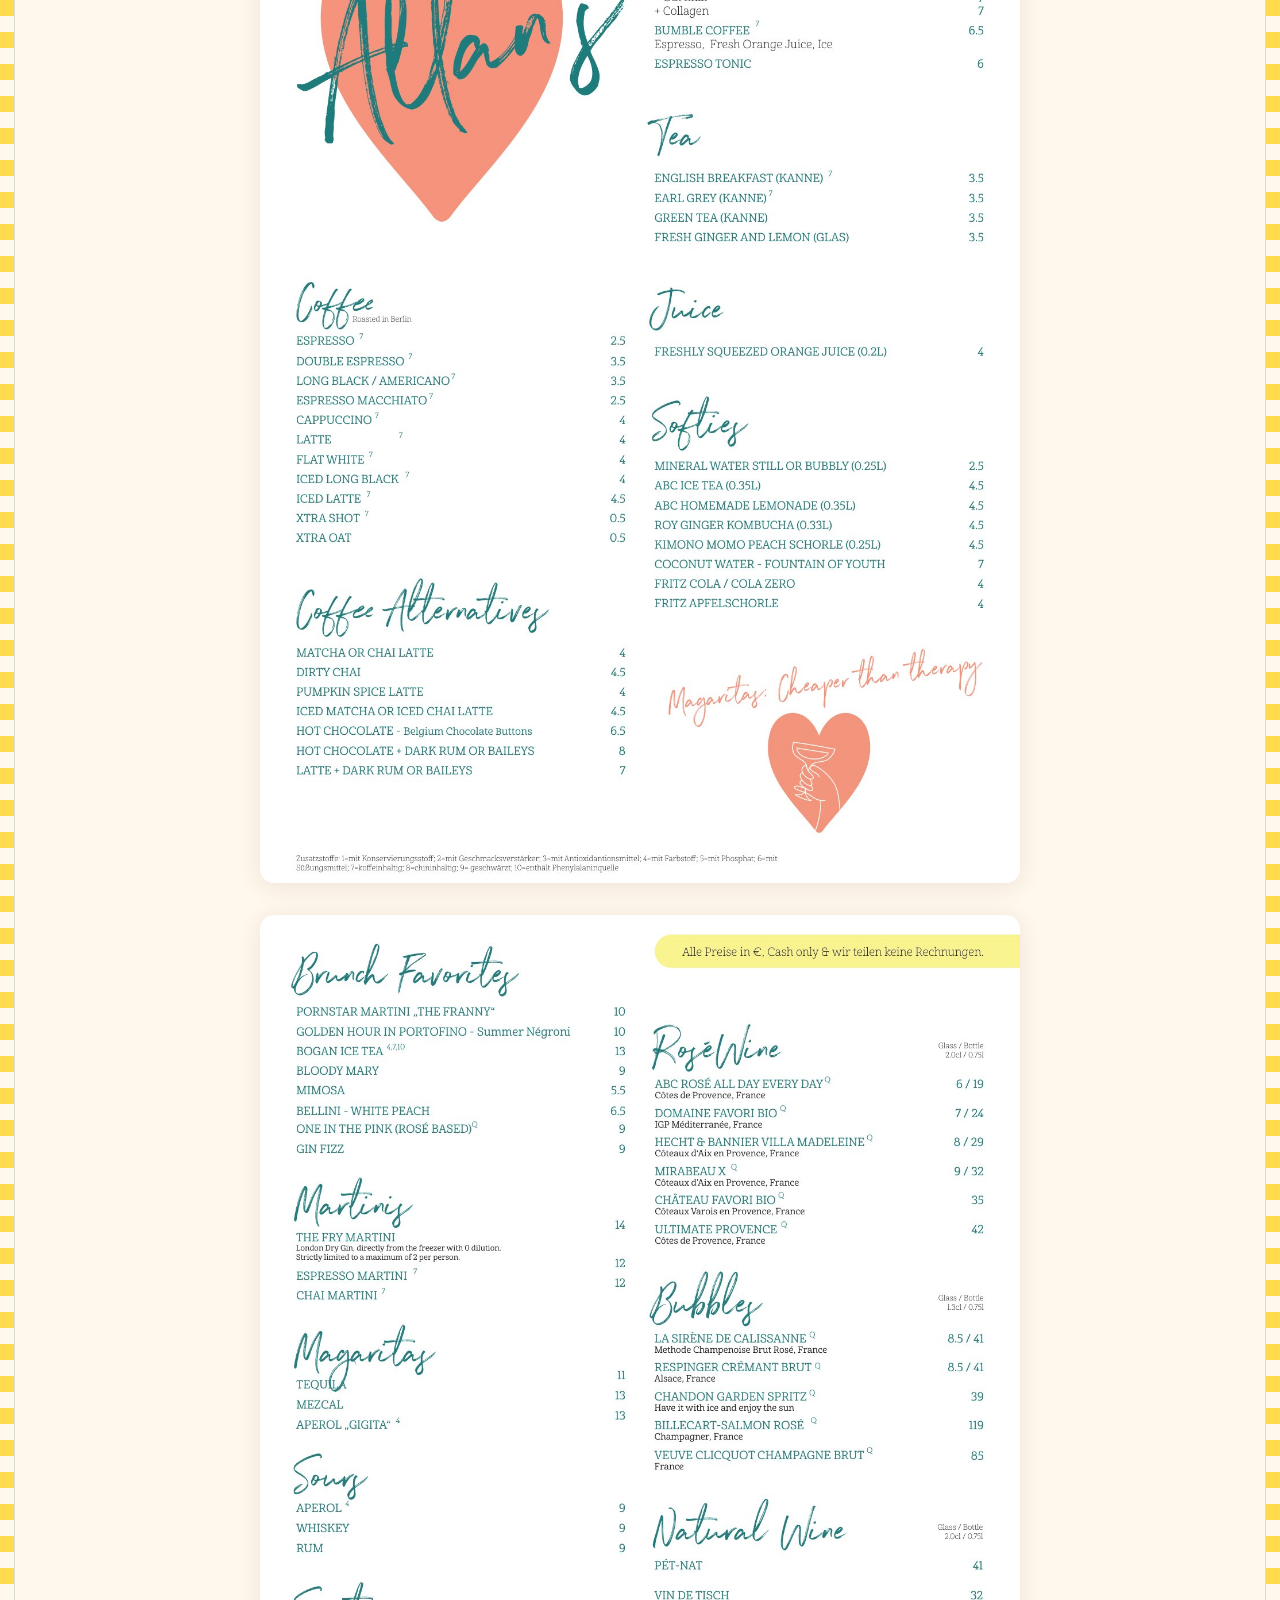
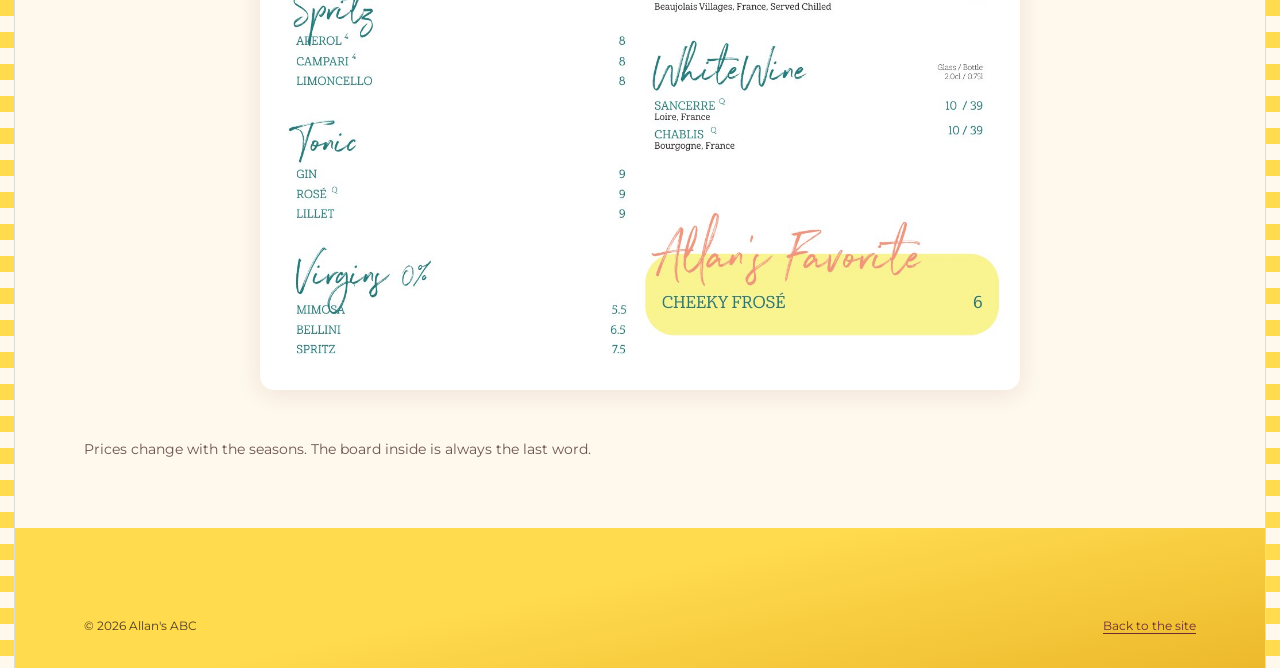
<file: site/menu.html>
<!DOCTYPE html>
<html lang="en">
<head>
<meta charset="utf-8">
<meta name="viewport" content="width=device-width, initial-scale=1">
<title>Menus · Allan&#39;s ABC</title>
<meta name="description" content="Food and drinks menus for Allan&#39;s ABC, Rykestraße 13, Prenzlauer Berg.">
<link rel="canonical" href="https://allansabc.com/menu.html">
<meta name="theme-color" content="#8ED7D2">

<link rel="icon" href="assets/logo/favicon.svg" type="image/svg+xml">
<link rel="preconnect" href="https://fonts.googleapis.com">
<link rel="preconnect" href="https://fonts.gstatic.com" crossorigin>
<link href="https://fonts.googleapis.com/css2?family=Bebas+Neue&family=Kaushan+Script&family=Montserrat:wght@400;600;700&display=swap" rel="stylesheet">

<link rel="stylesheet" href="css/tokens.css">
<link rel="stylesheet" href="css/patterns.css">
<link rel="stylesheet" href="css/main.css">
<script>document.documentElement.classList.add('js');</script>
</head>

<body>
<a class="skip-link" href="#main">Skip to content</a>

<header class="header">
  <div class="wrap header__inner">
    <a class="header__logo" href="index.html" aria-label="Allan&#39;s ABC, home">
      <img src="assets/logo/allans-heart-logo.png" alt="" width="46" height="41">
      <span class="header__logo-text">Allan&#39;s ABC</span>
    </a>
    <div class="header__cta" style="margin-left:auto">
      <a class="btn btn--primary" href="index.html">Back to the site</a>
    </div>
  </div>
</header>

<main id="main">
  <section class="section section--tight">
    <div class="wrap">
      <div class="section-head">
        <p class="kicker">Brunch from 10:00 Mon Thu Fri, from 09:30 Sat Sun</p>
        <h2>Menus</h2>
        <p class="lead">Sourdough comes from le Brot Bäckerei. Gluten-free bread from Jute Bäckerei in Mitte, plus €1.50. Full allergen list is on the menu. Cash only, and we don&#39;t split bills.</p>
      </div>

      <nav class="menu-tabs" aria-label="Menus">
        <a class="btn btn--primary" href="#food">Food</a>
        <a class="btn btn--secondary" href="#drinks">Drinks</a>
      </nav>

      <section class="menu-doc" id="food">
        <div class="menu-doc__head">
          <h3>Food menu</h3>
          <a class="btn btn--ghost" href="assets/menus/allans-abc-food-menu.pdf" target="_blank" rel="noopener">
            Open the PDF<span class="visually-hidden"> (opens in a new tab)</span>
          </a>
        </div>
        <figure class="menu-page">
          <img src="assets/menus/pages/food-1.jpg" width="1323" height="1871"
               alt="Food menu, page 1 of 2"
               loading="eager">
        </figure>
        <figure class="menu-page">
          <img src="assets/menus/pages/food-2.jpg" width="1323" height="1871"
               alt="Food menu, page 2 of 2"
               loading="lazy">
        </figure>
      </section>
      <section class="menu-doc" id="drinks">
        <div class="menu-doc__head">
          <h3>Drinks menu</h3>
          <a class="btn btn--ghost" href="assets/menus/allans-abc-drinks-menu.pdf" target="_blank" rel="noopener">
            Open the PDF<span class="visually-hidden"> (opens in a new tab)</span>
          </a>
        </div>
        <figure class="menu-page">
          <img src="assets/menus/pages/drinks-1.jpg" width="1323" height="1871"
               alt="Drinks menu, page 1 of 2"
               loading="lazy">
        </figure>
        <figure class="menu-page">
          <img src="assets/menus/pages/drinks-2.jpg" width="1323" height="1871"
               alt="Drinks menu, page 2 of 2"
               loading="lazy">
        </figure>
      </section>

      <p class="menu-note">
        Prices change with the seasons. The board inside is always the last word.
      </p>
    </div>
  </section>
</main>

<footer class="footer">
  <div class="wrap">
    <div class="footer__bottom" style="margin-top:0;border-top:0">
      <p>© <span id="year">2026</span> Allan&#39;s ABC</p>
      <p><a href="index.html">Back to the site</a></p>
    </div>
  </div>
</footer>

<script src="js/main.js" defer></script>
</body>
</html>
</file>
<file: site/css/tokens.css>
/* ==========================================================================
   Allan's ABC — design tokens
   Single source of truth for colour, type and spacing.
   Values traced to brand/BRAND.md. Change here, the whole site follows.

   PALETTE DIRECTION: Provence rosé. Salmon pink, awning yellow and
   sun-bleached cream, with a wine dark instead of a near-black. The logo's
   turquoise survives as an accent, not as a lead colour.
   ========================================================================== */

:root {
  /* --- Core palette --- */
  --abc-cream:  #FFF8EC;   /* sun-bleached linen. Never pure white.          */
  --abc-sand:   #F7E9D2;   /* warmer ground, borders, alternating sections   */
  --abc-blush:  #FFE6DC;   /* palest rosé, section grounds                   */
  --abc-rose:   #FFD2C4;   /* rosé in the glass                              */
  --abc-salmon: #FF9E86;   /* the everyday pink                              */
  --abc-coral:  #FF7B6B;   /* the brand board's coral. Buttons, the heart.   */
  --abc-yellow: #FFDB4D;   /* the awning                                     */
  --abc-wine:   #6E2B36;   /* the dark. A rosé bottle in shadow.             */
  --abc-ink:    #2A1A18;   /* warm near-black, never neutral grey            */

  /* Kept from the original brand board. Now an accent only: it is the colour
     of the logo script and the bar's paintwork, but it no longer leads. */
  --abc-teal:      #00928A;
  --abc-teal-dark: #00706A;

  /* Sun-faded aqua, the colour of the bar's paintwork after a summer. Used as
     a gradient on the header and footer so the page opens and closes on water
     rather than on a flat block.
       ink  on aqua-deep = 7.82:1     wine on aqua-deep = 4.78:1
     Do not push the ramp darker than aqua-deep: wine drops below 4.5:1. */
  --abc-aqua:       #8ED7D2;
  --abc-aqua-light: #A7E0DC;
  --abc-aqua-deep:  #7DBDB9;

  /* --- Derived support tones --- */
  --abc-coral-dark:  #D9503F;   /* decorative / large only on cream (3.85:1) */
  --abc-terracotta:  #A8382A;   /* link hover, 6.09:1 on cream               */
  --abc-yellow-dark: #EDB92C;
  --abc-wine-dark:   #4A1C24;
  --abc-ink-muted:   #6B564F;

  /* --- Semantic roles ---
     Text colours are pre-vetted for contrast. Use these, not the raw palette,
     for anything that carries words. See BRAND.md §1.4. */
  --bg:            var(--abc-cream);
  --bg-alt:        var(--abc-blush);
  --bg-invert:     var(--abc-wine);
  --text:          var(--abc-ink);          /* 15.79:1 on cream */
  --text-muted:    var(--abc-ink-muted);    /*  6.48:1 on cream */
  --text-invert:   var(--abc-cream);        /*  9.65:1 on wine  */
  --link:          var(--abc-wine);         /*  9.65:1 on cream */
  --link-hover:    var(--abc-terracotta);   /*  6.09:1 on cream */
  --rule:          var(--abc-sand);
  --kicker:        var(--abc-wine);         /*  9.65:1 on cream */

  /* Buttons. Ink on every one: coral 6.59, salmon 8.33, yellow 12.30.
     Light text on any of these fails, so never use it. */
  --btn-primary-bg:       var(--abc-coral);
  --btn-primary-bg-hover: var(--abc-salmon);
  --btn-primary-text:     var(--abc-ink);
  --btn-secondary-bg:     var(--abc-yellow);
  --btn-secondary-text:   var(--abc-ink);

  /* Header and footer both run the aqua gradient, so the page is bracketed by
     the same colour top and bottom. Text on them is ink; headings and links
     are wine. Both clear AA at the darkest end of the ramp.
     Swap --footer-grad for a flat colour if you ever want one; vetted flats,
     all with ink text: coral 6.59, salmon 8.33, yellow 12.30, blush 13.98. */
  --header-grad: linear-gradient(180deg, var(--abc-aqua-light), var(--abc-aqua));
  --footer-grad: linear-gradient(168deg,
                   var(--abc-yellow) 0%,
                   var(--abc-yellow) 44%,
                   var(--abc-yellow-dark) 100%);
  --footer-text: var(--abc-ink);

  /* --- Typography ---
     Bebas Neue for display, Montserrat for body: the pairing from the client's
     brand board. Fraunces was tried in its place and reverted; the condensed
     grotesque suits the shouty, all-caps voice better than a serif did.
     Amalfi Coast (the board's script) is commercial and not on Google Fonts,
     so Kaushan Script stands in for it. */
  --font-display: "Bebas Neue", "Oswald", Impact, sans-serif;
  --font-script:  "Kaushan Script", "Brush Script MT", cursive; /* for Amalfi Coast */
  --font-body:    "Montserrat", -apple-system, BlinkMacSystemFont, "Segoe UI", sans-serif;

  /* Fluid scale. Bebas is narrow, so display sizes run large by design. */
  --fs-hero:  clamp(3.25rem, 11vw, 8.5rem);
  --fs-h1:    clamp(2.5rem, 7vw, 5rem);
  --fs-h2:    clamp(2rem, 5vw, 3.5rem);
  --fs-h3:    clamp(1.4rem, 3vw, 2rem);
  --fs-lead:  clamp(1.05rem, 1.9vw, 1.35rem);
  --fs-body:  1rem;
  --fs-small: 0.875rem;
  --fs-micro: 0.75rem;

  /* Bebas is drawn tall and narrow: it needs open tracking and tight leading
     or a heading reads as one solid block. */
  --ls-display: 0.02em;
  --lh-display: 0.95;
  --lh-body:    1.65;

  /* --- Space (8px base) --- */
  --sp-1: 0.5rem;  --sp-2: 1rem;    --sp-3: 1.5rem;  --sp-4: 2rem;
  --sp-5: 3rem;    --sp-6: 4rem;    --sp-7: 6rem;    --sp-8: 8rem;

  --section-y: clamp(3.5rem, 9vw, 7rem);
  --gutter:    clamp(1.25rem, 5vw, 4rem);
  --maxw:      1240px;
  --maxw-text: 68ch;

  /* Width of the striped awning frame running down each side of the page. */
  --frame:      clamp(7px, 1.1vw, 15px);
  --frame-band: clamp(9px, 1.3vw, 16px);

  /* --- Form --- */
  --radius:    14px;
  --radius-lg: 26px;
  --radius-pill: 999px;
  --shadow:    0 4px 24px rgba(110, 43, 54, 0.10);
  --shadow-lg: 0 18px 48px rgba(110, 43, 54, 0.18);
  --ease:      cubic-bezier(0.22, 1, 0.36, 1);
}

@media (prefers-reduced-motion: reduce) {
  *, *::before, *::after {
    animation-duration: 0.01ms !important;
    animation-iteration-count: 1 !important;
    transition-duration: 0.01ms !important;
    scroll-behavior: auto !important;
  }
}
</file>
<file: site/css/patterns.css>
/* ==========================================================================
   Allan's ABC — brand patterns
   The three motifs from the brand board, as CSS/SVG. No image requests.
   ========================================================================== */

/* --- 1. Awning stripes -----------------------------------------------------
   The yellow-and-white awning over the terrace. 24px bands at 90deg.
   Used as a section top-cap and on the "takeaway" motifs. */
.stripes {
  background-image: repeating-linear-gradient(
    90deg,
    var(--abc-yellow) 0,
    var(--abc-yellow) 24px,
    var(--abc-cream) 24px,
    var(--abc-cream) 48px
  );
}

.stripe-cap {
  height: 14px;
  background-image: repeating-linear-gradient(
    90deg,
    var(--abc-yellow) 0,
    var(--abc-yellow) 24px,
    var(--abc-cream) 24px,
    var(--abc-cream) 48px
  );
}

/* Diagonal variant for the anniversary ribbon. */
.stripes-diag {
  background-image: repeating-linear-gradient(
    -45deg,
    var(--abc-yellow) 0,
    var(--abc-yellow) 18px,
    var(--abc-cream) 18px,
    var(--abc-cream) 36px
  );
}

/* --- 2. Fish ---------------------------------------------------------------
   Teal outline fish, tiled. Sits behind the Bondi Fish Evening section at
   low opacity so it never competes with the text over it. */
.pattern-fish::before {
  content: "";
  position: absolute;
  inset: 0;
  pointer-events: none;
  opacity: 0.13;
  background-repeat: repeat;
  background-size: 180px 120px;
  background-image: url("data:image/svg+xml,%3Csvg xmlns='http://www.w3.org/2000/svg' width='180' height='120' viewBox='0 0 180 120'%3E%3Cg fill='none' stroke='%23FFF7E6' stroke-width='2.2' stroke-linecap='round' stroke-linejoin='round'%3E%3Cpath d='M18 40c14-13 34-13 46 0 12 13 8 26-6 32-16 7-32 2-40-10-2-3-2-9 0-22z'/%3E%3Cpath d='M64 40c6-5 13-8 20-9-3 8-3 17 0 25-7-1-14-4-20-9'/%3E%3Ccircle cx='32' cy='42' r='2.6' fill='%23FFF7E6' stroke='none'/%3E%3Cpath d='M30 60c8 5 18 5 26 0'/%3E%3Cpath d='M108 88c12-11 29-11 39 0 10 11 7 22-5 27-13 6-27 2-34-8-2-3-2-8 0-19z'/%3E%3Cpath d='M147 88c5-4 11-7 17-8-3 7-3 15 0 22-6-1-12-4-17-8'/%3E%3Ccircle cx='120' cy='90' r='2.2' fill='%23FFF7E6' stroke='none'/%3E%3Cpath d='M118 105c7 4 15 4 22 0'/%3E%3C/g%3E%3C/svg%3E");
}

/* --- 3. Scallop / wave -----------------------------------------------------
   The sea edge. Sits at the boundary between a coloured section and the
   cream page so the join reads as water rather than a hard rule. */
.wave-divider {
  display: block;
  width: 100%;
  height: clamp(28px, 4vw, 52px);
  color: inherit;
}

.wave-divider svg {
  display: block;
  width: 100%;
  height: 100%;
}
</file>
<file: site/css/main.css>
/* ==========================================================================
   Allan's ABC — allansabc.com
   Layout + components. Colour/type values live in tokens.css.
   ========================================================================== */

/* --- Reset ---------------------------------------------------------------- */
*, *::before, *::after { box-sizing: border-box; }
* { margin: 0; }
html { -webkit-text-size-adjust: 100%; scroll-behavior: smooth; }

/* --- The awning frame ------------------------------------------------------
   A striped band down the left and right edge of every page, in the same
   yellow-and-cream as the awning over the terrace.

   It works by painting the stripes on <html> and insetting <body> with a
   margin, so the stripes show through in the gap. That keeps them behind
   everything, full height at any page length, with no fixed positioning to go
   wrong on iOS and no extra elements in the markup.

   Bands run across the strip (horizontally) rather than along it, which is how
   the trim on a real awning reads. */
html {
  background-color: var(--abc-cream);
  background-image: repeating-linear-gradient(
    180deg,
    var(--abc-yellow) 0,
    var(--abc-yellow) var(--frame-band),
    var(--abc-cream) var(--frame-band),
    var(--abc-cream) calc(var(--frame-band) * 2)
  );
}

body {
  font-family: var(--font-body);
  font-size: var(--fs-body);
  line-height: var(--lh-body);
  color: var(--text);
  background: var(--bg);
  -webkit-font-smoothing: antialiased;
  overflow-x: hidden;
  margin-inline: var(--frame);
  /* Hairlines stop the cream page bleeding into the cream stripes, so the
     frame keeps a crisp edge on both. */
  border-inline: 1px solid rgba(6, 60, 70, 0.14);
  min-height: 100vh;
}
img, picture, svg { display: block; max-width: 100%; height: auto; }
a { color: var(--link); text-decoration-thickness: 1px; text-underline-offset: 3px; }
a:hover { color: var(--link-hover); }
ul, ol { list-style: none; padding: 0; }
button { font: inherit; cursor: pointer; }

:focus-visible {
  outline: 3px solid var(--abc-wine);
  outline-offset: 3px;
  border-radius: 4px;
}

.skip-link {
  position: absolute; left: -9999px; top: 0; z-index: 200;
  background: var(--abc-wine); color: var(--abc-cream);
  padding: var(--sp-2) var(--sp-3); border-radius: 0 0 var(--radius) 0;
}
.skip-link:focus { left: 0; }

.visually-hidden {
  position: absolute; width: 1px; height: 1px; padding: 0;
  overflow: hidden; clip: rect(0 0 0 0); white-space: nowrap; border: 0;
}

/* --- Type ----------------------------------------------------------------- */
h1, h2, h3, .display {
  font-family: var(--font-display);
  font-weight: 400;
  letter-spacing: var(--ls-display);
  line-height: var(--lh-display);
  text-transform: uppercase;
  color: var(--abc-wine);
}
h1 { font-size: var(--fs-h1); }
h2 { font-size: var(--fs-h2); }
h3 { font-size: var(--fs-h3); }

.script {
  font-family: var(--font-script);
  text-transform: none;
  letter-spacing: 0;
  line-height: 1.3;
  /* Kaushan sits high in its box; nudge it back onto the baseline. */
  display: inline-block;
  transform: translateY(0.06em);
}

.kicker {
  font-family: var(--font-body);
  font-size: var(--fs-small);
  font-weight: 700;
  letter-spacing: 0.16em;
  text-transform: uppercase;
  color: var(--kicker);
  margin-bottom: var(--sp-2);
}
.kicker--on-dark { color: var(--abc-yellow); }

.lead {
  font-size: var(--fs-lead);
  color: var(--text-muted);
  max-width: var(--maxw-text);
}
.lead--on-dark { color: rgba(255, 247, 230, 0.88); }

/* --- Layout --------------------------------------------------------------- */
.wrap {
  width: 100%;
  max-width: var(--maxw);
  margin-inline: auto;
  padding-inline: var(--gutter);
}
.section { padding-block: var(--section-y); position: relative; }
.section--tight { padding-block: calc(var(--section-y) * 0.6); }

.section--wine { background: var(--abc-wine); color: var(--abc-cream); }
.section--wine h2, .section--wine h3 { color: var(--abc-cream); }
.section--wine .kicker { color: var(--abc-yellow); }
.section--soft { background: var(--abc-blush); }
.section--sand { background: var(--abc-sand); }
.section--rose { background: var(--abc-rose); }

.section-head { max-width: var(--maxw-text); margin-bottom: var(--sp-5); }
.section-head h2 { margin-bottom: var(--sp-2); }

/* --- Buttons -------------------------------------------------------------- */
.btn {
  display: inline-flex;
  align-items: center;
  gap: 0.55em;
  padding: 0.95em 1.7em;
  border: 2px solid transparent;
  border-radius: var(--radius-pill);
  font-weight: 700;
  font-size: var(--fs-small);
  letter-spacing: 0.09em;
  text-transform: uppercase;
  text-decoration: none;
  transition: background-color 0.2s var(--ease), transform 0.2s var(--ease),
              border-color 0.2s var(--ease), color 0.2s var(--ease);
}
.btn:active { transform: translateY(1px); }

/* ink-on-coral = 6.88:1. Never cream on coral (2.37:1). */
.btn--primary {
  background: var(--btn-primary-bg);
  color: var(--btn-primary-text);
}
.btn--primary:hover { background: var(--btn-primary-bg-hover); color: var(--btn-primary-text); }

.btn--secondary {
  background: var(--btn-secondary-bg);
  color: var(--btn-secondary-text);
}
.btn--secondary:hover { background: var(--abc-yellow-dark); color: var(--btn-secondary-text); }

.btn--ghost {
  background: transparent;
  border-color: currentColor;
  color: var(--abc-wine);
}
.btn--ghost:hover { background: var(--abc-wine); color: var(--abc-cream); }

.btn--ghost-light { background: transparent; border-color: var(--abc-cream); color: var(--abc-cream); }
.btn--ghost-light:hover { background: var(--abc-cream); color: var(--abc-wine); }

.btn-row { display: flex; flex-wrap: wrap; gap: var(--sp-2); align-items: center; }

/* --- Header --------------------------------------------------------------- */
.header {
  position: sticky; top: 0; z-index: 100;
  background: rgba(255, 248, 236, 0.95);
  backdrop-filter: blur(10px);
  border-bottom: 1px solid var(--rule);
  transition: box-shadow 0.25s var(--ease);
}
.header.is-stuck { box-shadow: var(--shadow); }

.header__inner {
  display: flex;
  align-items: center;
  gap: var(--sp-3);
  min-height: 74px;
  padding-block: var(--sp-1);
}
.header__logo { display: flex; align-items: center; gap: 0.7rem; text-decoration: none; flex-shrink: 0; }
.header__logo img { width: 46px; height: auto; }
.header__logo-text {
  font-family: var(--font-display);
  font-size: 1.35rem;
  letter-spacing: 0.04em;
  color: var(--abc-wine);
  line-height: 1;
}

/* flex-start + margin-left:auto on the CTA — never space-between, because the
   nav items are variable-width and would drift apart unevenly. */
.header__nav { display: none; }
.header__nav ul { display: flex; gap: clamp(0.9rem, 2vw, 1.9rem); align-items: center; }
.header__nav a {
  font-size: var(--fs-small);
  font-weight: 600;
  letter-spacing: 0.05em;
  text-transform: uppercase;
  text-decoration: none;
  color: var(--abc-ink);
  white-space: nowrap;
}
.header__nav a:hover { color: var(--abc-terracotta); }
.header__cta { margin-left: auto; flex-shrink: 0; }
.header__cta .btn { padding: 0.75em 1.3em; white-space: nowrap; }

/* The header carries logo + wordmark + burger + CTA. At 375px that is ~340px of
   content in 335px of space, so the CTA used to run off the right edge.
   Below 600px the wordmark drops and the CTA shortens to "Book". */
.cta-short { display: none; }

/* Put the CTA before the burger so the burger stays in the far-right corner,
   where thumbs expect it. Both sit after the logo regardless of source order. */
@media (max-width: 899px) {
  .header__cta  { order: 2; margin-left: auto; }
  .nav-toggle   { order: 3; margin-left: var(--sp-1); }
}
@media (max-width: 599px) {
  .header__logo-text { display: none; }
  .cta-long  { display: none; }
  .cta-short { display: inline; }
  .header__inner { gap: var(--sp-1); min-height: 66px; }
  .header__logo img { width: 40px; }
}

/* No auto margin here: .header__cta owns the single auto margin, so the CTA and
   the burger travel right together as one group. Two auto margins would split
   the free space and strand the CTA in the middle of the bar. */
.nav-toggle {
  display: inline-flex; align-items: center; justify-content: center;
  width: 46px; height: 46px;
  background: transparent; border: 2px solid var(--abc-wine);
  border-radius: var(--radius); color: var(--abc-wine);
}
.nav-toggle span { display: block; width: 20px; height: 2px; background: currentColor; position: relative; }
.nav-toggle span::before, .nav-toggle span::after {
  content: ""; position: absolute; left: 0; width: 20px; height: 2px; background: currentColor;
  transition: transform 0.2s var(--ease);
}
.nav-toggle span::before { top: -6px; }
.nav-toggle span::after  { top: 6px; }
.nav-toggle[aria-expanded="true"] span { background: transparent; }
.nav-toggle[aria-expanded="true"] span::before { transform: translateY(6px) rotate(45deg); }
.nav-toggle[aria-expanded="true"] span::after  { transform: translateY(-6px) rotate(-45deg); }

.mobile-nav {
  display: none;
  border-top: 1px solid var(--rule);
  padding-block: var(--sp-2) var(--sp-3);
}
.mobile-nav.is-open { display: block; }
.mobile-nav ul { display: grid; gap: 0.15rem; }
.mobile-nav a {
  display: block; padding: 0.7rem 0;
  font-family: var(--font-display); font-size: 1.5rem;
  letter-spacing: 0.03em; text-transform: uppercase;
  text-decoration: none; color: var(--abc-wine);
  border-bottom: 1px solid var(--rule);
}

@media (min-width: 900px) {
  .header__nav { display: block; margin-left: var(--sp-3); }
  .nav-toggle, .mobile-nav { display: none !important; }
}

/* --- Hero ----------------------------------------------------------------- */
.hero {
  position: relative;
  min-height: min(88svh, 820px);
  display: grid;
  align-items: end;
  isolation: isolate;
  color: var(--abc-cream);
  overflow: hidden;
}
.hero__media { position: absolute; inset: 0; z-index: -2; }
.hero__media img { width: 100%; height: 100%; object-fit: cover; object-position: center 20%; }
.hero::after {
  content: ""; position: absolute; inset: 0; z-index: -1;
  /* Light at the top so the awning keeps its sunshine, heavy at the base where
     the copy sits. The tint is #005F60: the brightest turquoise that still
     carries cream text over the brightest pixels in this photo. Anything
     lighter (#007D76 and up) drops the headline under 3:1. */
  background: linear-gradient(
    to top,
    rgba(55, 91, 91, 0.88) 0%,
    rgba(55, 91, 91, 0.87) 12%,
    rgba(57, 94, 94, 0.845) 36%,
    rgba(59, 98, 97, 0.79) 47%,
    rgba(62, 103, 102, 0.675) 57%,
    rgba(75, 124, 121, 0.22) 80%,
    rgba(84, 140, 137, 0.05) 100%
  );
}

.hero__inner { padding-block: clamp(2.5rem, 7vw, 5rem); }

.hero__title {
  font-size: var(--fs-hero);
  /* Cool blue-white rather than the warm cream used elsewhere: it reads as sea
     light against the ocean scrim. 10.71:1 on #063C46. */
  color: var(--abc-cream);
  margin-bottom: 0.08em;
  text-shadow: 0 2px 26px rgba(50, 16, 22, 0.6);
}
.hero__script {
  font-family: var(--font-script);
  font-size: clamp(1.6rem, 4.6vw, 3.4rem);
  color: var(--abc-yellow);
  text-transform: none;
  letter-spacing: 0;
  line-height: 1.2;
  margin-bottom: var(--sp-3);
  text-shadow: 0 2px 18px rgba(0, 40, 42, 0.45);
}
.hero__tagline {
  font-family: var(--font-display);
  font-size: clamp(1.05rem, 2.3vw, 1.6rem);
  letter-spacing: 0.1em;
  text-transform: uppercase;
  color: var(--abc-cream);
  margin-bottom: var(--sp-4);
  /* "DAY DRINKING. GOOD TIMES." is 25 characters — 24ch orphaned "TIMES."
     onto its own line. 32ch clears the longest line with room to spare. */
  max-width: 32ch;
}
.hero__meta {
  display: flex; flex-wrap: wrap; gap: var(--sp-1) var(--sp-3);
  margin-top: var(--sp-4);
  font-size: var(--fs-small);
  color: rgba(255, 248, 236, 0.92);
}
.hero__meta span { display: inline-flex; align-items: center; gap: 0.4em; }

/* Anniversary flash. Absolute on desktop, in-flow on mobile so it can never
   land on top of the headline. */
.hero__badge {
  display: inline-block;
  background: var(--abc-salmon);
  color: var(--abc-ink);
  font-family: var(--font-display);
  font-size: clamp(0.95rem, 2vw, 1.25rem);
  letter-spacing: 0.08em;
  padding: 0.5em 1.1em;
  border-radius: var(--radius-pill);
  margin-bottom: var(--sp-3);
  box-shadow: var(--shadow-lg);
}
@media (min-width: 1000px) {
  .hero__badge {
    position: absolute;
    top: clamp(2rem, 6vw, 4rem);
    right: var(--gutter);
    margin: 0;
    rotate: 4deg;
    font-size: 1.3rem;
    padding: 0.7em 1.4em;
  }
}

/* --- Marquee -------------------------------------------------------------- */
.marquee {
  background: var(--abc-wine);
  color: var(--abc-yellow);
  padding-block: 0.85rem;
  overflow: hidden;
  white-space: nowrap;
  border-block: 3px solid var(--abc-salmon);
}
.marquee__track {
  display: inline-flex;
  gap: 2.5rem;
  align-items: center;
  animation: marquee 42s linear infinite;
  will-change: transform;
}
.marquee__track span {
  font-family: var(--font-display);
  font-size: clamp(1rem, 2vw, 1.4rem);
  letter-spacing: 0.09em;
  text-transform: uppercase;
}
.marquee__track em { color: var(--abc-coral); font-style: normal; }
@keyframes marquee { from { transform: translateX(0); } to { transform: translateX(-50%); } }
.marquee:hover .marquee__track { animation-play-state: paused; }
@media (prefers-reduced-motion: reduce) {
  .marquee { white-space: normal; }
  .marquee__track { animation: none; flex-wrap: wrap; justify-content: center; gap: 1.2rem; }
}

/* --- Intro + stats -------------------------------------------------------- */
.intro-grid {
  display: grid;
  gap: var(--sp-5);
  align-items: center;
}
@media (min-width: 880px) {
  .intro-grid { grid-template-columns: 1.15fr 0.85fr; gap: var(--sp-6); }
}
.intro__body p + p { margin-top: var(--sp-2); }
.intro__figure { position: relative; }
.intro__figure img { border-radius: var(--radius-lg); box-shadow: var(--shadow-lg); }

.stats {
  display: grid;
  grid-template-columns: repeat(auto-fit, minmax(150px, 1fr));
  gap: var(--sp-2);
  margin-top: var(--sp-5);
}
.stat {
  background: var(--abc-cream);
  border: 2px solid var(--abc-rose);
  border-radius: var(--radius);
  padding: var(--sp-3) var(--sp-2);
  text-align: center;
}
/* Both are <span>, so they must be told to stack — otherwise the number and
   its label run together on one line ("4.4GOOGLE"). */
.stat__num {
  display: block;
  font-family: var(--font-display);
  font-size: clamp(2rem, 4vw, 2.9rem);
  line-height: 1;
  color: var(--abc-wine);
}
.stat__label {
  display: block;
  font-size: var(--fs-micro);
  letter-spacing: 0.1em;
  text-transform: uppercase;
  font-weight: 700;
  color: var(--text-muted);
  margin-top: 0.45rem;
}

/* --- Food carousel --------------------------------------------------------
   A native horizontal scroller with snap points. Touch and trackpad work with
   no JavaScript at all; the arrows are an enhancement that main.js wires up
   and hides when there is nothing to scroll to. */
.carousel { position: relative; }

.carousel__track {
  display: flex;
  gap: var(--sp-2);
  overflow-x: auto;
  overscroll-behavior-x: contain;
  scroll-snap-type: x mandatory;
  scroll-behavior: smooth;
  scrollbar-width: none;
  -ms-overflow-style: none;
  padding-block-end: var(--sp-1);
}
.carousel__track::-webkit-scrollbar { display: none; }
.carousel__track:focus-visible { outline: 3px solid var(--abc-teal-dark); outline-offset: 4px; }

.carousel__item {
  flex: 0 0 clamp(230px, 30vw, 340px);
  scroll-snap-align: start;
  aspect-ratio: 4 / 5;
  border-radius: var(--radius-lg);
  overflow: hidden;
  background: var(--abc-sand);
  box-shadow: var(--shadow);
}
.carousel__item img {
  width: 100%; height: 100%;
  object-fit: cover;
  transition: transform 0.6s var(--ease);
}
.carousel__item:hover img { transform: scale(1.04); }

.carousel__btn {
  position: absolute;
  top: 50%;
  translate: 0 -50%;
  z-index: 2;
  width: 48px; height: 48px;
  display: grid; place-items: center;
  border: 2px solid var(--abc-ink);
  border-radius: 50%;
  background: var(--abc-cream);
  color: var(--abc-ink);
  font-size: 1.7rem;
  line-height: 1;
  box-shadow: var(--shadow);
  transition: background-color 0.2s var(--ease), color 0.2s var(--ease),
              opacity 0.2s var(--ease);
}
.carousel__btn span { transform: translateY(-2px); }
.carousel__btn:hover { background: var(--abc-coral); color: var(--abc-ink); }
.carousel__btn--prev { left: calc(var(--sp-2) * -1); }
.carousel__btn--next { right: calc(var(--sp-2) * -1); }
/* Hidden until JS confirms the track actually overflows. */
.carousel__btn[hidden] { display: none; }
.carousel__btn:disabled { opacity: 0.3; cursor: default; }
.carousel__btn:disabled:hover { background: var(--abc-cream); color: var(--abc-ink); }

/* On touch widths the arrows only get in the way: swiping is the gesture. */
@media (max-width: 767px) {
  .carousel__btn { display: none !important; }
  .carousel__item { flex-basis: min(78vw, 320px); }
}

/* --- Action cards (book / order / events) --------------------------------- */
/* 250px min so the four cards sit four-across at full width, two on a
   tablet and one on a phone. */
.actions {
  display: grid;
  grid-template-columns: repeat(auto-fit, minmax(min(100%, 250px), 1fr));
  gap: var(--sp-3);
}
.action {
  background: var(--abc-cream);
  border: 2px solid var(--abc-rose);
  border-radius: var(--radius-lg);
  padding: var(--sp-4) var(--sp-3);
  display: flex;
  flex-direction: column;
  gap: var(--sp-2);
}
.action__icon { font-size: 2rem; line-height: 1; }
.action h3 { color: var(--abc-ink); }
.action p { font-size: var(--fs-small); color: var(--text-muted); }
/* Push the buttons to a common baseline so the three cards line up even when
   the body copy runs to different lengths. */
.action .btn-row { margin-top: auto; padding-top: var(--sp-1); }
.action__note { font-size: var(--fs-micro); word-break: break-word; }
.action__note a { display: inline-block; padding-block: 0.35rem; }

/* --- Fish section --------------------------------------------------------- */
.fish-grid { display: grid; gap: var(--sp-5); align-items: center; }
@media (min-width: 880px) { .fish-grid { grid-template-columns: 1fr 1fr; gap: var(--sp-6); } }
.fish-grid img { border-radius: var(--radius-lg); box-shadow: var(--shadow-lg); }

.menu-list { margin-top: var(--sp-3); }
.menu-list li {
  display: flex;
  align-items: baseline;
  gap: 0.75rem;
  padding-block: 0.6rem;
  border-bottom: 1px dashed rgba(255, 247, 230, 0.3);
  font-size: var(--fs-lead);
}
.menu-list li::before {
  content: "";
  flex: 0 0 auto;
  width: 9px; height: 9px;
  border-radius: 50%;
  background: var(--abc-yellow);
  transform: translateY(-0.15em);
}

/* --- Rosé ----------------------------------------------------------------- */
.rose {
  background: linear-gradient(160deg, var(--abc-rose) 0%, var(--abc-blush) 45%, var(--abc-cream) 100%);
}
.rose-grid { display: grid; gap: var(--sp-5); align-items: center; }
@media (min-width: 880px) { .rose-grid { grid-template-columns: 0.85fr 1.15fr; gap: var(--sp-6); } }
.rose-grid img { border-radius: var(--radius-lg); box-shadow: var(--shadow-lg); }

.price-board {
  background: var(--abc-wine);
  color: var(--abc-cream);
  border-radius: var(--radius-lg);
  padding: var(--sp-4) var(--sp-3);
  margin-top: var(--sp-4);
}
.price-board h3 { color: var(--abc-rose); margin-bottom: var(--sp-2); }
/* Two fixed tracks, not space-between: the dotted leader fills the gap so a
   short name and a long name align identically. */
.price-board ul { display: grid; gap: 0.1rem; }
.price-board li {
  display: grid;
  grid-template-columns: auto 1fr auto;
  align-items: baseline;
  gap: 0.6rem;
  padding-block: 0.5rem;
  font-size: var(--fs-body);
}
.price-board .price-name { min-width: 0; }
.price-board .price-dots {
  border-bottom: 2px dotted rgba(255, 247, 230, 0.35);
  transform: translateY(-0.25em);
}
.price-board .price-val { font-family: var(--font-display); font-size: 1.35rem; color: var(--abc-yellow); }
.price-board__intro { font-size: var(--fs-small); color: rgba(255, 247, 230, 0.88); }
.price-board__note {
  font-size: var(--fs-micro);
  color: rgba(255, 247, 230, 0.65);
  margin-top: var(--sp-2);
  line-height: 1.5;
}

/* --- Menu download CTA ---------------------------------------------------- */
.menu-cta {
  display: flex;
  flex-wrap: wrap;
  gap: var(--sp-2);
  margin-top: var(--sp-5);
}
.menu-note {
  margin-top: var(--sp-2);
  max-width: var(--maxw-text);
  font-size: var(--fs-small);
  color: var(--text-muted);
}

/* --- Menu page (menu.html) ------------------------------------------------
   The menus are shown as page images, never as an embedded PDF. Android hands
   PDF links to whichever viewer happens to be installed, and some of those
   reflow the layout and drop the right-hand price column. The PDF itself stays
   one tap away and opens in its own tab, so it is a destination, not part of
   the page.

   The page images are the loudest thing here, so everything around them is
   given room: the tabs breathe above, each menu's heading sits on its own rule,
   and consecutive pages are spaced rather than stacked edge to edge. Spacing
   uses the same --sp scale as the rest of the site and eases down on phones.
   -------------------------------------------------------------------------- */
.menu-tabs {
  display: flex;
  flex-wrap: wrap;
  gap: var(--sp-2);
  margin-bottom: var(--sp-6);
}

.menu-doc {
  margin-bottom: var(--sp-7);
  /* the header is sticky, so #food / #drinks need room to clear it */
  scroll-margin-top: clamp(5rem, 8vw, 7rem);
}
.menu-doc:last-of-type { margin-bottom: var(--sp-5); }

.menu-doc__head {
  display: flex;
  flex-wrap: wrap;
  align-items: center;
  justify-content: space-between;
  gap: var(--sp-2);
  margin-bottom: var(--sp-4);
  padding-bottom: var(--sp-2);
  border-bottom: 2px solid var(--rule);
}
.menu-doc__head h3 { margin: 0; }

/* Capped rather than full-bleed: a page image stretched to the 1240px wrap is
   larger than the sheet ever is in the hand, and the type starts to look loose. */
.menu-page {
  margin: 0 auto var(--sp-4);
  max-width: 760px;
  border-radius: var(--radius);
  overflow: hidden;
  background: var(--abc-sand);
  box-shadow: var(--shadow);
}
.menu-page:last-child { margin-bottom: 0; }
.menu-page img { display: block; width: 100%; height: auto; }

.menu-doc + .menu-note { margin-top: var(--sp-5); }

@media (max-width: 599px) {
  .menu-tabs { margin-bottom: var(--sp-5); }
  .menu-doc { margin-bottom: var(--sp-6); }
  .menu-doc:last-of-type { margin-bottom: var(--sp-4); }
  .menu-doc__head { margin-bottom: var(--sp-3); }
  .menu-page { margin-bottom: var(--sp-3); }
  /* full-width taps, and the tabs split the row evenly */
  .menu-tabs .btn { flex: 1 1 auto; justify-content: center; }
  .menu-doc__head .btn { width: 100%; justify-content: center; }
}

/* --- Gallery -------------------------------------------------------------- */
.gallery {
  display: grid;
  grid-template-columns: repeat(auto-fit, minmax(min(100%, 220px), 1fr));
  gap: var(--sp-2);
}
.gallery figure { margin: 0; border-radius: var(--radius); overflow: hidden; background: var(--abc-sand); }
.gallery img {
  width: 100%; height: 100%; object-fit: cover; aspect-ratio: 1;
  transition: transform 0.5s var(--ease);
}
.gallery figure:hover img { transform: scale(1.05); }
.gallery-note a { display: inline-block; padding-block: 0.35rem; }
.gallery figure:nth-child(1), .gallery figure:nth-child(6) { grid-column: span 2; }
.gallery figure:nth-child(1) img, .gallery figure:nth-child(6) img { aspect-ratio: 2 / 1; }
@media (max-width: 560px) {
  .gallery figure:nth-child(1), .gallery figure:nth-child(6) { grid-column: span 1; }
  .gallery figure:nth-child(1) img, .gallery figure:nth-child(6) img { aspect-ratio: 1; }
}

/* --- Event feature -------------------------------------------------------- */
.event {
  background: var(--abc-wine);
  color: var(--abc-cream);
  border-radius: var(--radius-lg);
  overflow: hidden;
  display: grid;
}
@media (min-width: 880px) { .event { grid-template-columns: 1fr 1fr; } }
.event__media { min-height: 260px; }
.event__media img { width: 100%; height: 100%; object-fit: cover; }
.event__body { padding: clamp(1.75rem, 4vw, 3.25rem); align-self: center; }
.event__body h2 { color: var(--abc-rose); margin-bottom: var(--sp-2); }
.event__date {
  display: inline-block;
  background: var(--abc-salmon);
  color: var(--abc-ink);
  font-family: var(--font-display);
  font-size: 1.15rem;
  letter-spacing: 0.07em;
  padding: 0.4em 1em;
  border-radius: var(--radius-pill);
  margin-bottom: var(--sp-3);
}
.event__body p { color: rgba(255, 247, 230, 0.85); margin-bottom: var(--sp-3); }

/* --- Visit ---------------------------------------------------------------- */
.visit-grid { display: grid; gap: var(--sp-5); }
@media (min-width: 880px) { .visit-grid { grid-template-columns: 1fr 1fr; gap: var(--sp-6); } }

/* Fixed first column so every time lines up in one rail. */
.hours { display: grid; gap: 0; margin-top: var(--sp-2); }
.hours__row {
  display: grid;
  grid-template-columns: minmax(7.5rem, 10rem) 1fr;
  gap: var(--sp-2);
  align-items: baseline;
  padding-block: 0.7rem;
  border-bottom: 1px solid var(--rule);
}
.hours__day {
  font-family: var(--font-display);
  font-size: 1.2rem;
  letter-spacing: 0.05em;
  color: var(--abc-wine);
}
.hours__time { font-variant-numeric: tabular-nums; color: var(--text-muted); }
.hours__row.is-today { background: var(--abc-rose); border-radius: var(--radius); padding-inline: 0.75rem; }
.hours__row.is-today .hours__time { color: var(--abc-ink); font-weight: 700; }
.hours__row.is-closed .hours__time { color: var(--abc-terracotta); font-weight: 600; }

.notice {
  display: flex;
  gap: var(--sp-2);
  align-items: flex-start;
  background: var(--abc-yellow);
  color: var(--abc-ink);
  border-radius: var(--radius);
  padding: var(--sp-3);
  margin-block: var(--sp-3);
}
.notice__icon { font-size: 1.5rem; line-height: 1; flex: 0 0 auto; }
.notice strong { display: block; font-size: 1.05rem; margin-bottom: 0.2rem; }
.notice p { font-size: var(--fs-small); }

.info-list { margin-top: var(--sp-3); }
.info-list li {
  display: grid;
  grid-template-columns: 1.6rem 1fr;
  gap: 0.6rem;
  padding-block: 0.45rem;
  font-size: var(--fs-small);
  color: var(--text-muted);
}
.info-list li span:first-child { text-align: center; }

.address { font-style: normal; font-size: var(--fs-lead); line-height: 1.5; }
.address strong { display: block; font-family: var(--font-display); font-size: 1.6rem; letter-spacing: 0.03em; color: var(--abc-wine); }

/* --- Footer ---------------------------------------------------------------
   Coral ground, ink text. Coral fails against cream (2.37:1), so nothing here
   may be light: headings, body and links are all ink. See tokens.css for the
   vetted alternatives. */
.footer {
  background: var(--footer-grad);
  color: var(--footer-text);
  padding-block: var(--sp-6) var(--sp-4);
}
.footer a { color: var(--abc-wine); text-decoration: underline; text-underline-offset: 3px; }
.footer a:hover { color: var(--abc-wine); text-decoration-thickness: 3px; }
.footer__grid {
  display: grid;
  gap: var(--sp-4);
  grid-template-columns: repeat(auto-fit, minmax(min(100%, 210px), 1fr));
}
.footer h3 {
  color: var(--abc-wine);
  font-size: 1.25rem;
  margin-bottom: var(--sp-2);
}
.footer li { padding-block: 0.25rem; font-size: var(--fs-small); }
/* Inline links are only ~17px tall on their own, under the 24px minimum target
   size (WCAG 2.5.8). Padding takes them to ~29px without moving the layout. */
.footer li a { display: inline-block; padding-block: 0.35rem; }
/* The mark is a coral heart, so on a coral ground it vanishes. A cream chip
   behind it keeps the logo readable without needing a second logo file. */
.footer__logo img {
  width: 92px;
  margin-bottom: var(--sp-2);
  background: var(--abc-cream);
  border-radius: var(--radius);
  padding: 0.55rem 0.7rem;
}
.footer__tagline {
  font-family: var(--font-script);
  font-size: 1.5rem;
  color: var(--abc-wine);
}
.footer__bottom {
  margin-top: var(--sp-5);
  padding-top: var(--sp-3);
  border-top: 1px solid rgba(110, 43, 54, 0.30);
  display: flex;
  flex-wrap: wrap;
  gap: var(--sp-2);
  align-items: center;
  font-size: var(--fs-micro);
  color: rgba(42, 26, 24, 0.82);
}
.footer__bottom p:last-child { margin-left: auto; }
@media (max-width: 640px) { .footer__bottom p:last-child { margin-left: 0; } }

/* --- Reveal on scroll -----------------------------------------------------
   Gated behind .js, which main.js stamps on <html> before first paint.
   Without this the content sits at opacity:0 forever if JS fails to run —
   a blank page, not a degraded one. Content must be visible by default. */
.js .reveal {
  opacity: 0;
  transform: translateY(22px);
  transition: opacity 0.7s var(--ease), transform 0.7s var(--ease);
}
.js .reveal.is-visible { opacity: 1; transform: none; }
@media (prefers-reduced-motion: reduce) {
  .js .reveal { opacity: 1; transform: none; }
}
</file>
